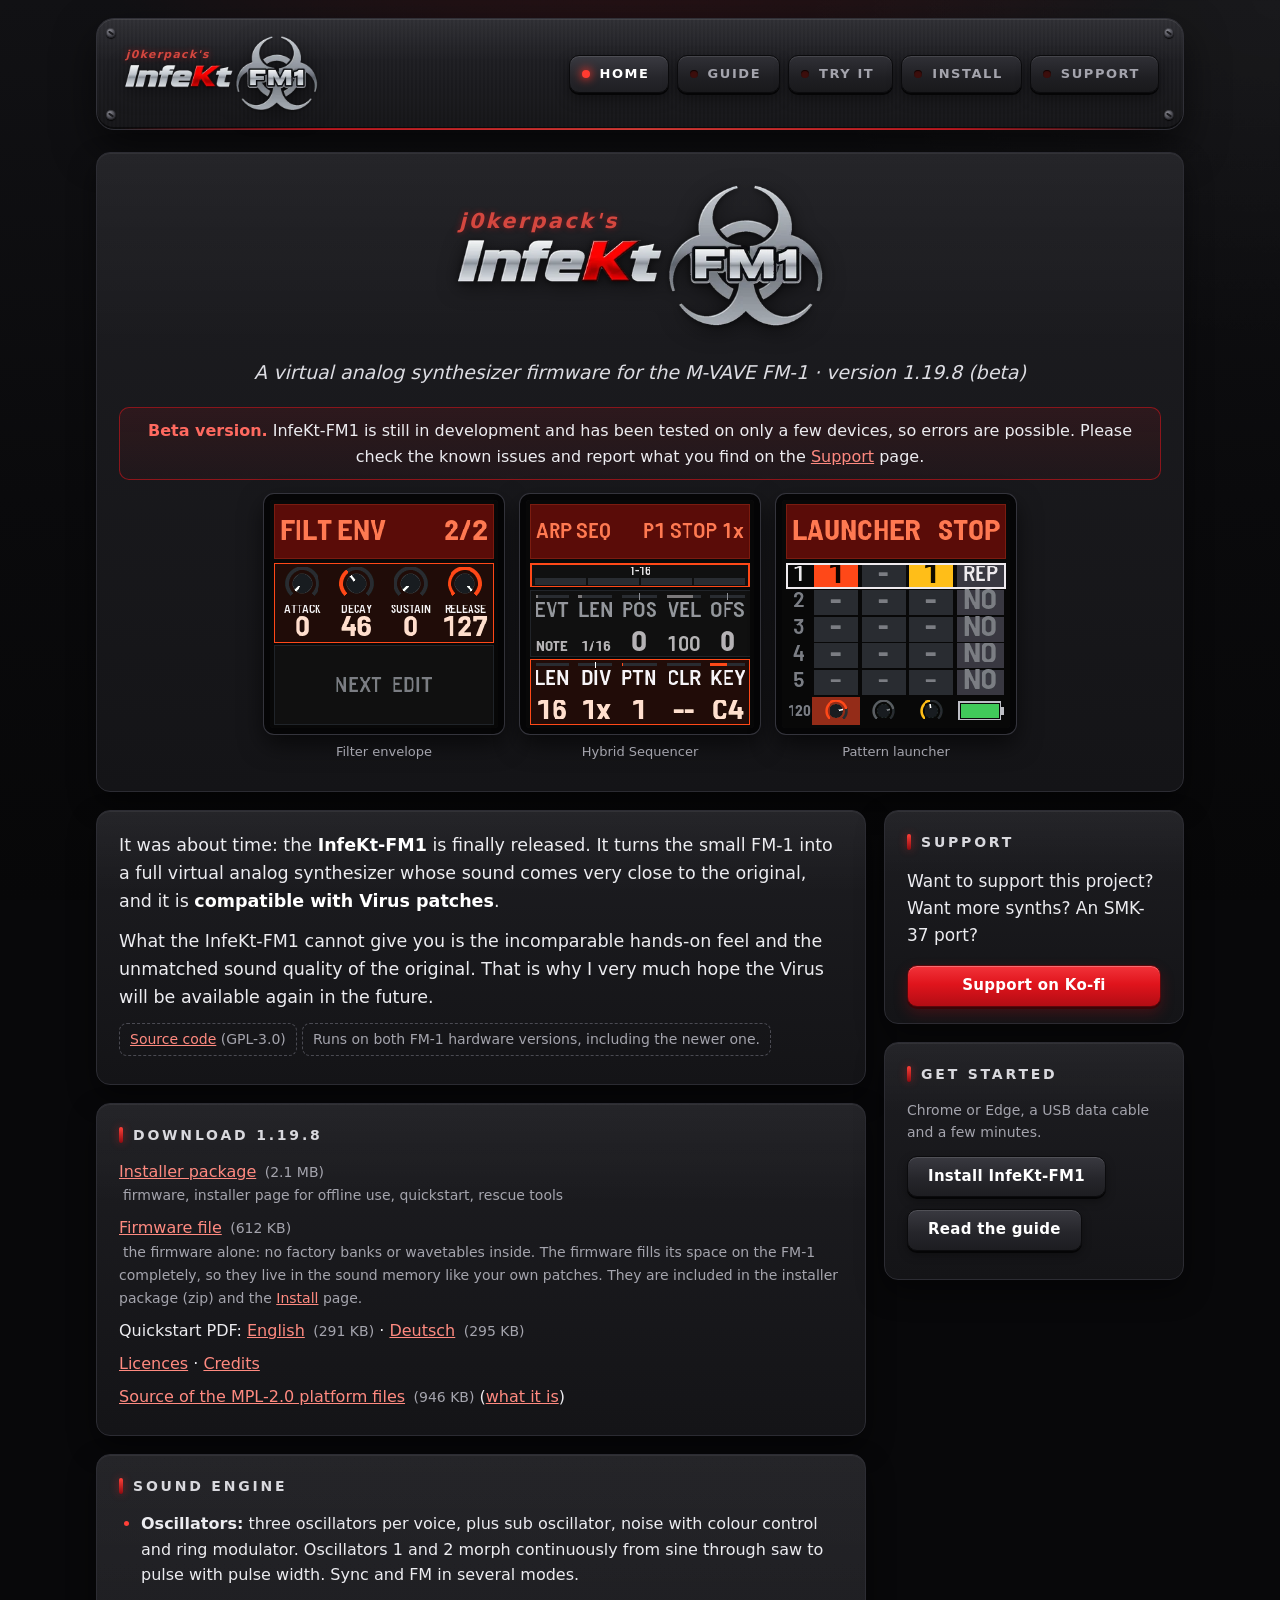
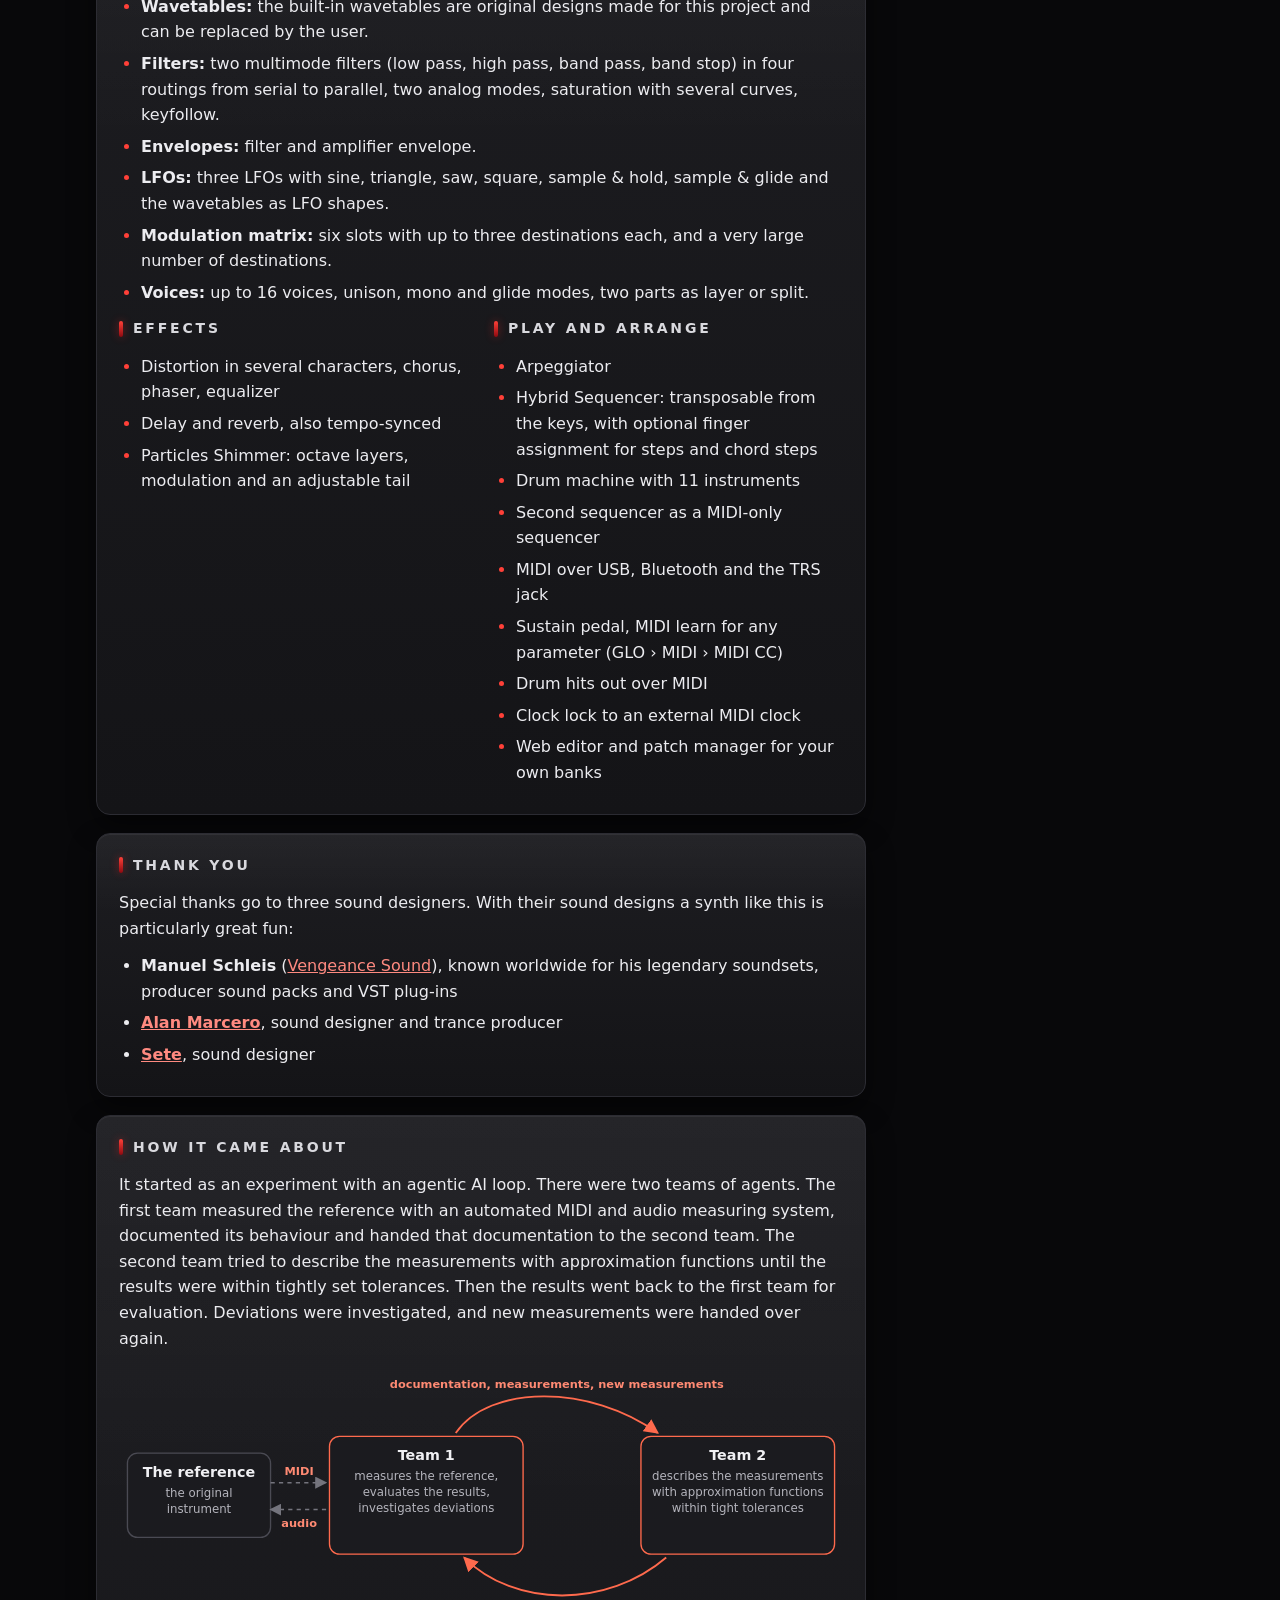
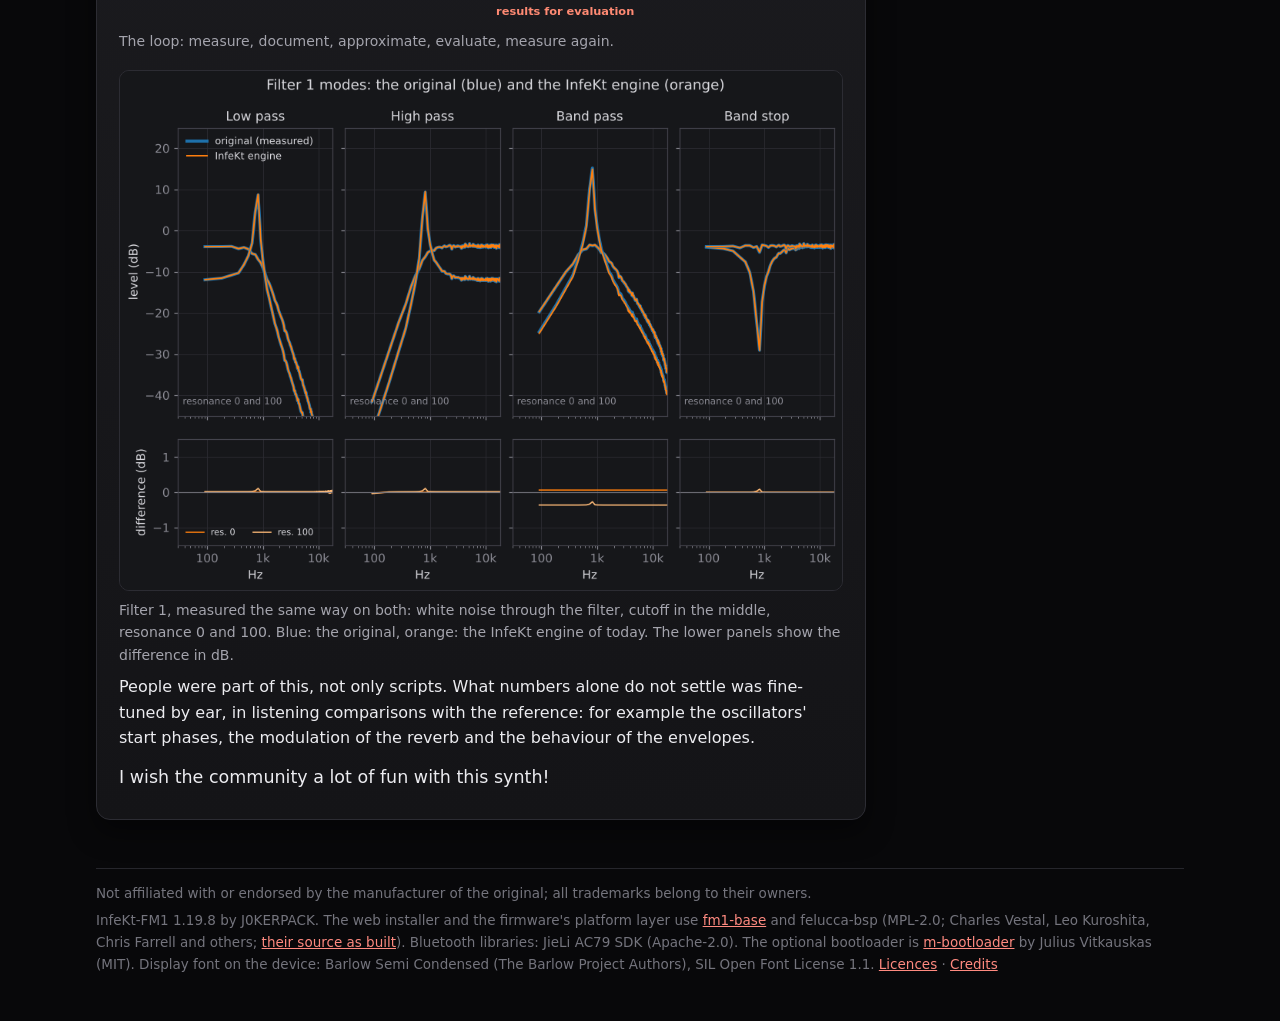
<file: index.html>
<!doctype html>
<html lang="en">
<head>
<meta charset="utf-8">
<meta name="viewport" content="width=device-width, initial-scale=1">
<title>InfeKt-FM1</title>
<meta name="description" content="InfeKt-FM1: a virtual analog synthesizer firmware for the M-VAVE FM-1.">
<meta name="theme-color" content="#111114">
<link rel="icon" href="img/icon.svg" type="image/svg+xml">
<link rel="stylesheet" href="assets/site.css">
</head>
<body>
<svg width="0" height="0" style="position:absolute" aria-hidden="true" focusable="false"><defs>
<linearGradient id="bh-g" x1="0" y1="0" x2="0" y2="1"><stop offset="0" stop-color="#f6f6f9"/><stop offset=".45" stop-color="#b0b0b9"/><stop offset=".56" stop-color="#85858f"/><stop offset="1" stop-color="#dcdce3"/></linearGradient>
<clipPath id="bh-c"><circle cx="0" cy="-15" r="9.5"/><circle cx="12.99" cy="7.5" r="9.5"/><circle cx="-12.99" cy="7.5" r="9.5"/></clipPath>
<mask id="bh-m" maskUnits="userSpaceOnUse" x="-32" y="-32" width="64" height="64">
<g fill="#fff"><circle cx="0" cy="-11" r="15"/><circle cx="9.526" cy="5.5" r="15"/><circle cx="-9.526" cy="5.5" r="15"/></g>
<g fill="#000"><circle cx="0" cy="-15" r="10.5"/><circle cx="12.99" cy="7.5" r="10.5"/><circle cx="-12.99" cy="7.5" r="10.5"/><circle r="3"/>
<rect x="-.5" y="-6" width="1" height="6"/><rect x="-.5" y="-6" width="1" height="6" transform="rotate(120)"/><rect x="-.5" y="-6" width="1" height="6" transform="rotate(240)"/></g></mask>
<mask id="bh-r" maskUnits="userSpaceOnUse" x="-32" y="-32" width="64" height="64">
<circle r="12.5" fill="none" stroke="#fff" stroke-width="3"/>
<g fill="#000"><circle cx="0" cy="-11" r="16"/><circle cx="9.526" cy="5.5" r="16"/><circle cx="-9.526" cy="5.5" r="16"/></g>
<circle r="12.5" fill="none" stroke="#fff" stroke-width="3" clip-path="url(#bh-c)"/></mask>
<symbol id="bio" viewBox="-30 -30 60 60"><rect x="-32" y="-32" width="64" height="64" fill="url(#bh-g)" mask="url(#bh-m)"/>
<rect x="-32" y="-32" width="64" height="64" fill="url(#bh-g)" mask="url(#bh-r)"/></symbol>
</defs></svg>
<div class="wrap">
<header class="rack">
<span class="screw tl" aria-hidden="true"></span><span class="screw tr" aria-hidden="true"></span>
<span class="screw bl" aria-hidden="true"></span><span class="screw br" aria-hidden="true"></span>
<a class="logo" href="index.html" aria-label="j0kerpack's InfeKt-FM1, home"><img src="img/logo.webp" width="560" height="230" alt=""><span class="by" aria-hidden="true">j0kerpack's</span></a>
<nav class="topnav" aria-label="Site"><a class="tab" href="index.html" aria-current="page">Home</a><a class="tab" href="guide.html">Guide</a><a class="tab" href="try.html">Try it</a><a class="tab" href="install.html">Install</a><a class="tab" href="support.html">Support</a></nav>
</header>
<main>

<section class="panel hero">
<h1 class="sr">InfeKt-FM1</h1>
<a class="logo" href="index.html" aria-label="j0kerpack's InfeKt-FM1, home"><img src="img/logo.webp" width="560" height="230" alt=""><span class="by" aria-hidden="true">j0kerpack's</span></a>
<p class="tagline">A virtual analog synthesizer firmware for the M-VAVE FM-1 · version 1.19.8 (beta)</p>
<p class="note"><strong>Beta version.</strong> InfeKt-FM1 is still in development and has been tested on only a few devices, so errors are possible. Please check the known issues and report what you find on the <a href="support.html">Support</a> page.</p>
<div class="screens">
<figure><img src="img/screen-filter-env.png" width="240" height="240" alt="The FM-1's display showing the filter envelope page: attack, decay, sustain and release on four knobs"><figcaption>Filter envelope</figcaption></figure>
<figure><img src="img/screen-sequencer.png" width="240" height="240" alt="The FM-1’s display showing the Hybrid Sequencer page: a step’s event, length, position, velocity and offset above the pattern’s length, speed, number, clear and base note"><figcaption>Hybrid Sequencer</figcaption></figure>
<figure><img src="img/screen-launcher.png" width="240" height="240" alt="The FM-1's display showing the pattern launcher"><figcaption>Pattern launcher</figcaption></figure>
</div>
</section>
<div class="layout">
<div class="col">


<section class="panel">
<p class="lead">It was about time: the <strong>InfeKt-FM1</strong> is finally released. It turns the small FM-1 into a full virtual analog synthesizer whose sound comes very close to the original, and it is <strong>compatible with Virus patches</strong>.</p>
<p class="lead">What the InfeKt-FM1 cannot give you is the incomparable hands-on feel and the unmatched sound quality of the original. That is why I very much hope the Virus will be available again in the future.</p>
<p class="soon"><a href="https://github.com/j0kerpack/InfeKt-FM1/tree/main/firmware">Source code</a> (GPL-3.0)</p>
<p class="soon">Runs on both FM-1 hardware versions, including the newer one.</p>
</section>

<section class="panel downloads" id="download">
<h2>Download 1.19.8</h2>
<ul class="dl">
<li><a href="downloads/infekt-fm1_installer_1.19.8.zip">Installer package</a><span class="small"> (2.1 MB)</span><br><span class="small">firmware, installer page for offline use, quickstart, rescue tools</span></li>
<li><a href="downloads/infekt-fm1-1.19.8-multi-ble.fwsc">Firmware file</a><span class="small"> (612 KB)</span><br><span class="small">the firmware alone: no factory banks or wavetables inside. The firmware fills its space on the FM-1 completely, so they live in the sound memory like your own patches. They are included in the installer package (zip) and the <a href="install.html">Install</a> page.</span></li>
<li>Quickstart PDF: <a href="downloads/InfeKt-FM1_Quickstart_EN.pdf">English</a><span class="small"> (291 KB)</span> · <a href="downloads/InfeKt-FM1_Quickstart_DE.pdf">Deutsch</a><span class="small"> (295 KB)</span></li>
<li><a href="downloads/LICENSES/README.txt">Licences</a> · <a href="downloads/CREDITS.txt">Credits</a></li>
<li><a href="downloads/infekt-fm1-1.19.8-fm1-base-src.tar.gz">Source of the MPL-2.0 platform files</a><span class="small"> (946 KB)</span> (<a href="downloads/SOURCE.txt">what it is</a>)</li>
</ul>
</section>

<section class="panel feat">
<h2>Sound engine</h2>
<ul>
<li><strong>Oscillators:</strong> three oscillators per voice, plus sub oscillator, noise with colour control and ring modulator. Oscillators 1 and 2 morph continuously from sine through saw to pulse with pulse width. Sync and FM in several modes.</li>
<li><strong>Wavetables:</strong> the built-in wavetables are original designs made for this project and can be replaced by the user.</li>
<li><strong>Filters:</strong> two multimode filters (low pass, high pass, band pass, band stop) in four routings from serial to parallel, two analog modes, saturation with several curves, keyfollow.</li>
<li><strong>Envelopes:</strong> filter and amplifier envelope.</li>
<li><strong>LFOs:</strong> three LFOs with sine, triangle, saw, square, sample &amp; hold, sample &amp; glide and the wavetables as LFO shapes.</li>
<li><strong>Modulation matrix:</strong> six slots with up to three destinations each, and a very large number of destinations.</li>
<li><strong>Voices:</strong> up to 16 voices, unison, mono and glide modes, two parts as layer or split.</li>
</ul>
<div class="cols2">
<div>
<h2>Effects</h2>
<ul>
<li>Distortion in several characters, chorus, phaser, equalizer</li>
<li>Delay and reverb, also tempo-synced</li>
<li>Particles Shimmer: octave layers, modulation and an adjustable tail</li>
</ul>
</div>
<div>
<h2>Play and arrange</h2>
<ul>
<li>Arpeggiator</li>
<li>Hybrid Sequencer: transposable from the keys, with optional finger assignment for steps and chord steps</li>
<li>Drum machine with 11 instruments</li>
<li>Second sequencer as a MIDI-only sequencer</li>
<li>MIDI over USB, Bluetooth and the TRS jack</li>
<li>Sustain pedal, MIDI learn for any parameter (GLO › MIDI › MIDI CC)</li>
<li>Drum hits out over MIDI</li>
<li>Clock lock to an external MIDI clock</li>
<li>Web editor and patch manager for your own banks</li>
</ul>
</div>
</div>
</section>

<section class="panel">
<h2>Thank you</h2>
<p>Special thanks go to three sound designers. With their sound designs a synth like this is particularly great fun:</p>
<ul>
<li><strong>Manuel Schleis</strong> (<a href="https://www.vengeance-sound.com/" rel="noopener">Vengeance Sound</a>), known worldwide for his legendary soundsets, producer sound packs and VST plug-ins</li>
<li><strong><a href="https://alanmarcero.com/" rel="noopener">Alan Marcero</a></strong>, sound designer and trance producer</li>
<li><strong><a href="https://www.ownsound.space/setednb" rel="noopener">Sete</a></strong>, sound designer</li>
</ul>
</section>

<section class="panel">
<h2>How it came about</h2>
<p>It started as an experiment with an agentic AI loop. There were two teams of agents. The first team measured the reference with an automated MIDI and audio measuring system, documented its behaviour and handed that documentation to the second team. The second team tried to describe the measurements with approximation functions until the results were within tightly set tolerances. Then the results went back to the first team for evaluation. Deviations were investigated, and new measurements were handed over again.</p>
<figure class="fig">
<svg class="loop wide" viewBox="0 0 860 300" role="img" aria-labelledby="lw-t"><title id="lw-t">The development loop: team 1 measures the reference and documents it, team 2 approximates the measurements within tolerances, the results go back to team 1 for evaluation, deviations lead to new measurements.</title><style>.lt{font:700 17px system-ui,sans-serif;fill:#f0f0f3}.ls{font:400 14px system-ui,sans-serif;fill:#b4b4bc}.la{font:600 13.5px system-ui,sans-serif;fill:#ff8a73}.ar{stroke:#ff6a4d;stroke-width:2.2;fill:none}.ad{stroke:#74747d;stroke-width:1.8;fill:none;stroke-dasharray:5 5}</style><defs><marker id="ahw" viewBox="0 0 10 10" refX="9" refY="5" markerWidth="8" markerHeight="8" orient="auto-start-reverse"><path d="M0 0L10 5L0 10z" fill="#ff6a4d"/></marker><marker id="agw" viewBox="0 0 10 10" refX="9" refY="5" markerWidth="8" markerHeight="8" orient="auto-start-reverse"><path d="M0 0L10 5L0 10z" fill="#74747d"/></marker></defs><rect x="10" y="100" width="170" height="100" rx="12" fill="#1b1b1f" stroke="#4a4a53" stroke-width="1.6"/><text x="95.0" y="128" text-anchor="middle" class="lt">The reference</text><text x="95.0" y="152" text-anchor="middle" class="ls">the original</text><text x="95.0" y="171" text-anchor="middle" class="ls">instrument</text><rect x="250" y="80" width="230" height="140" rx="12" fill="#1b1b1f" stroke="#ff6a4d" stroke-width="1.6"/><text x="365.0" y="108" text-anchor="middle" class="lt">Team 1</text><text x="365.0" y="132" text-anchor="middle" class="ls">measures the reference,</text><text x="365.0" y="151" text-anchor="middle" class="ls">evaluates the results,</text><text x="365.0" y="170" text-anchor="middle" class="ls">investigates deviations</text><rect x="620" y="80" width="230" height="140" rx="12" fill="#1b1b1f" stroke="#ff6a4d" stroke-width="1.6"/><text x="735.0" y="108" text-anchor="middle" class="lt">Team 2</text><text x="735.0" y="132" text-anchor="middle" class="ls">describes the measurements</text><text x="735.0" y="151" text-anchor="middle" class="ls">with approximation functions</text><text x="735.0" y="170" text-anchor="middle" class="ls">within tight tolerances</text><path class="ad" d="M180 135H246" marker-end="url(#agw)"/><path class="ad" d="M246 167H180" marker-end="url(#agw)"/><text x="214" y="126" text-anchor="middle" class="la">MIDI</text><text x="214" y="188" text-anchor="middle" class="la">audio</text><path class="ar" d="M400 76C440 18 560 18 640 76" marker-end="url(#ahw)"/><text x="520" y="22" text-anchor="middle" class="la">documentation, measurements, new measurements</text><path class="ar" d="M650 224C580 284 470 284 410 224" marker-end="url(#ahw)"/><text x="530" y="292" text-anchor="middle" class="la">results for evaluation</text></svg>
<svg class="loop tall" viewBox="0 0 360 540" role="img" aria-labelledby="lt-t"><title id="lt-t">The development loop: team 1 measures the reference and documents it, team 2 approximates the measurements within tolerances, the results go back to team 1 for evaluation, deviations lead to new measurements.</title><style>.lt{font:700 17px system-ui,sans-serif;fill:#f0f0f3}.ls{font:400 14px system-ui,sans-serif;fill:#b4b4bc}.la{font:600 13.5px system-ui,sans-serif;fill:#ff8a73}.ar{stroke:#ff6a4d;stroke-width:2.2;fill:none}.ad{stroke:#74747d;stroke-width:1.8;fill:none;stroke-dasharray:5 5}</style><defs><marker id="ah" viewBox="0 0 10 10" refX="9" refY="5" markerWidth="8" markerHeight="8" orient="auto-start-reverse"><path d="M0 0L10 5L0 10z" fill="#ff6a4d"/></marker><marker id="ag" viewBox="0 0 10 10" refX="9" refY="5" markerWidth="8" markerHeight="8" orient="auto-start-reverse"><path d="M0 0L10 5L0 10z" fill="#74747d"/></marker></defs><rect x="80" y="6" width="200" height="80" rx="12" fill="#1b1b1f" stroke="#4a4a53" stroke-width="1.6"/><text x="180.0" y="34" text-anchor="middle" class="lt">The reference</text><text x="180.0" y="58" text-anchor="middle" class="ls">the original instrument</text><path class="ad" d="M160 88V138" marker-end="url(#ag)"/><path class="ad" d="M200 138V88" marker-end="url(#ag)"/><text x="150" y="118" text-anchor="end" class="la">MIDI</text><text x="210" y="118" text-anchor="start" class="la">audio</text><rect x="60" y="142" width="240" height="128" rx="12" fill="#1b1b1f" stroke="#ff6a4d" stroke-width="1.6"/><text x="180.0" y="170" text-anchor="middle" class="lt">Team 1</text><text x="180.0" y="194" text-anchor="middle" class="ls">measures the reference,</text><text x="180.0" y="213" text-anchor="middle" class="ls">evaluates the results,</text><text x="180.0" y="232" text-anchor="middle" class="ls">investigates deviations</text><rect x="60" y="400" width="240" height="128" rx="12" fill="#1b1b1f" stroke="#ff6a4d" stroke-width="1.6"/><text x="180.0" y="428" text-anchor="middle" class="lt">Team 2</text><text x="180.0" y="452" text-anchor="middle" class="ls">describes the measurements</text><text x="180.0" y="471" text-anchor="middle" class="ls">with approximation functions</text><text x="180.0" y="490" text-anchor="middle" class="ls">within tight tolerances</text><path class="ar" d="M120 274V396" marker-end="url(#ah)"/><path class="ar" d="M240 396V274" marker-end="url(#ah)"/><text x="112" y="318" text-anchor="end" class="la">documen-</text><text x="112" y="336" text-anchor="end" class="la">tation, new</text><text x="112" y="354" text-anchor="end" class="la">measurements</text><text x="248" y="318" text-anchor="start" class="la">results</text><text x="248" y="336" text-anchor="start" class="la">for evalu-</text><text x="248" y="354" text-anchor="start" class="la">ation</text></svg>
<figcaption>The loop: measure, document, approximate, evaluate, measure again.</figcaption>
</figure>
<figure class="fig">
<a href="img/filter-modes.png"><img class="plot" src="img/filter-modes.png" width="1031" height="741" alt="Frequency responses of filter 1 in its four digital modes, low pass, high pass, band pass and band stop, at resonance 0 and 100: the measured curves of the original in blue and the InfeKt engine in orange lie on top of each other; the difference panels below stay within about half a decibel."></a>
<figcaption>Filter 1, measured the same way on both: white noise through the filter, cutoff in the middle, resonance 0 and 100. Blue: the original, orange: the InfeKt engine of today. The lower panels show the difference in dB.</figcaption>
</figure>
<p>People were part of this, not only scripts. What numbers alone do not settle was fine-tuned by ear, in listening comparisons with the reference: for example the oscillators' start phases, the modulation of the reverb and the behaviour of the envelopes.</p>
<p class="lead">I wish the community a lot of fun with this synth!</p>
</section>
</div>

<aside class="side">
<section class="panel support">
<h2>Support</h2>
<p>Want to support this project? Want more synths? An SMK-37 port?</p>
<a class="btn" href="https://ko-fi.com/j0kerpack" rel="noopener">Support on Ko-fi</a>
</section>
<section class="panel">
<h2>Get started</h2>
<p class="small">Chrome or Edge, a USB data cable and a few minutes.</p>
<p><a class="btn plain" href="install.html">Install InfeKt-FM1</a></p>
<p><a class="btn plain" href="guide.html">Read the guide</a></p>
</section>
</aside>
</div>

</main>
<footer class="site">
<p>Not affiliated with or endorsed by the manufacturer of the original; all trademarks belong to their owners.</p>
<p>InfeKt-FM1 1.19.8 by J0KERPACK. The web installer and the firmware's platform layer use
<a href="https://github.com/charlesvestal/fm1-base">fm1-base</a> and felucca-bsp (MPL-2.0; Charles Vestal, Leo Kuroshita, Chris Farrell and others;
<a href="downloads/infekt-fm1-1.19.8-fm1-base-src.tar.gz">their source as built</a>). Bluetooth libraries: JieLi AC79 SDK (Apache-2.0).
The optional bootloader is <a href="https://github.com/jvitkauskas/m-bootloader">m-bootloader</a> by Julius Vitkauskas (MIT).
Display font on the device: Barlow Semi Condensed (The Barlow Project Authors), SIL Open Font License 1.1.
<a href="downloads/LICENSES/README.txt">Licences</a> · <a href="downloads/CREDITS.txt">Credits</a></p>
</footer>
</div>
</body>
</html>
</file>
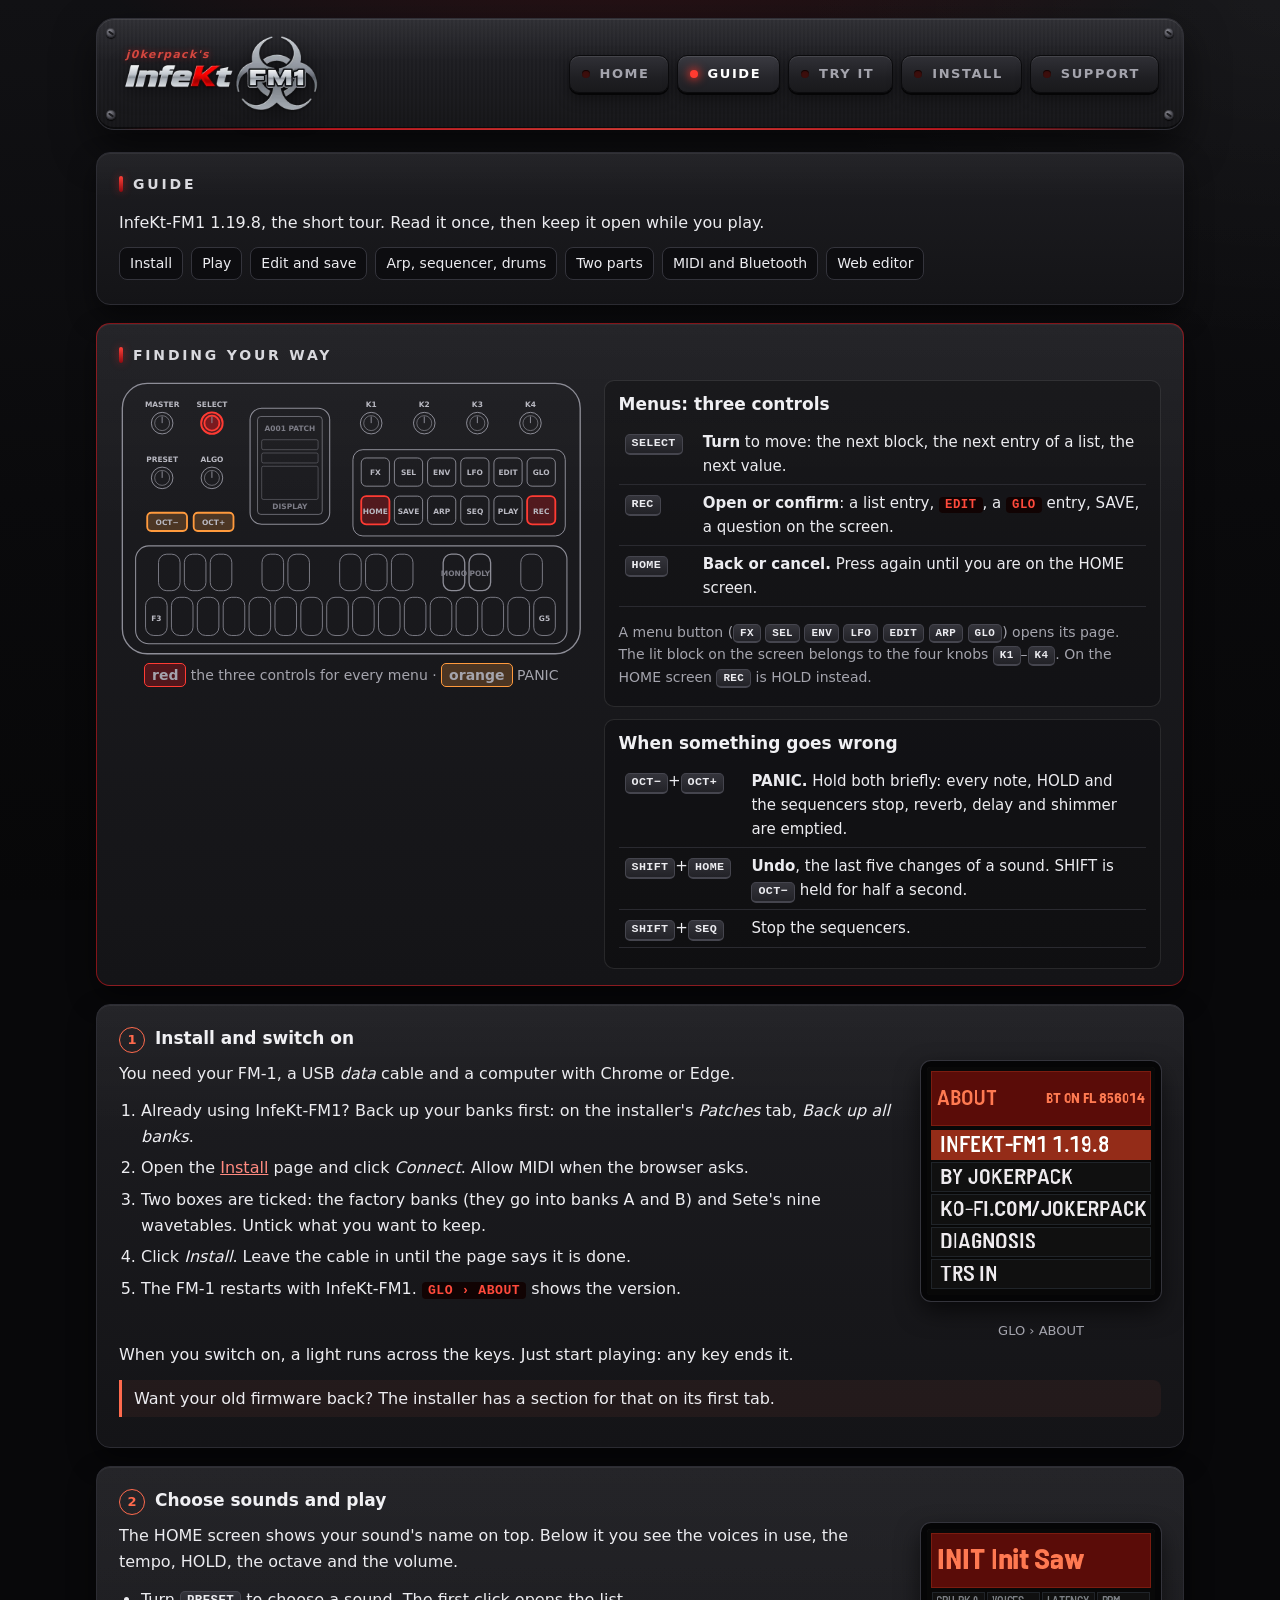
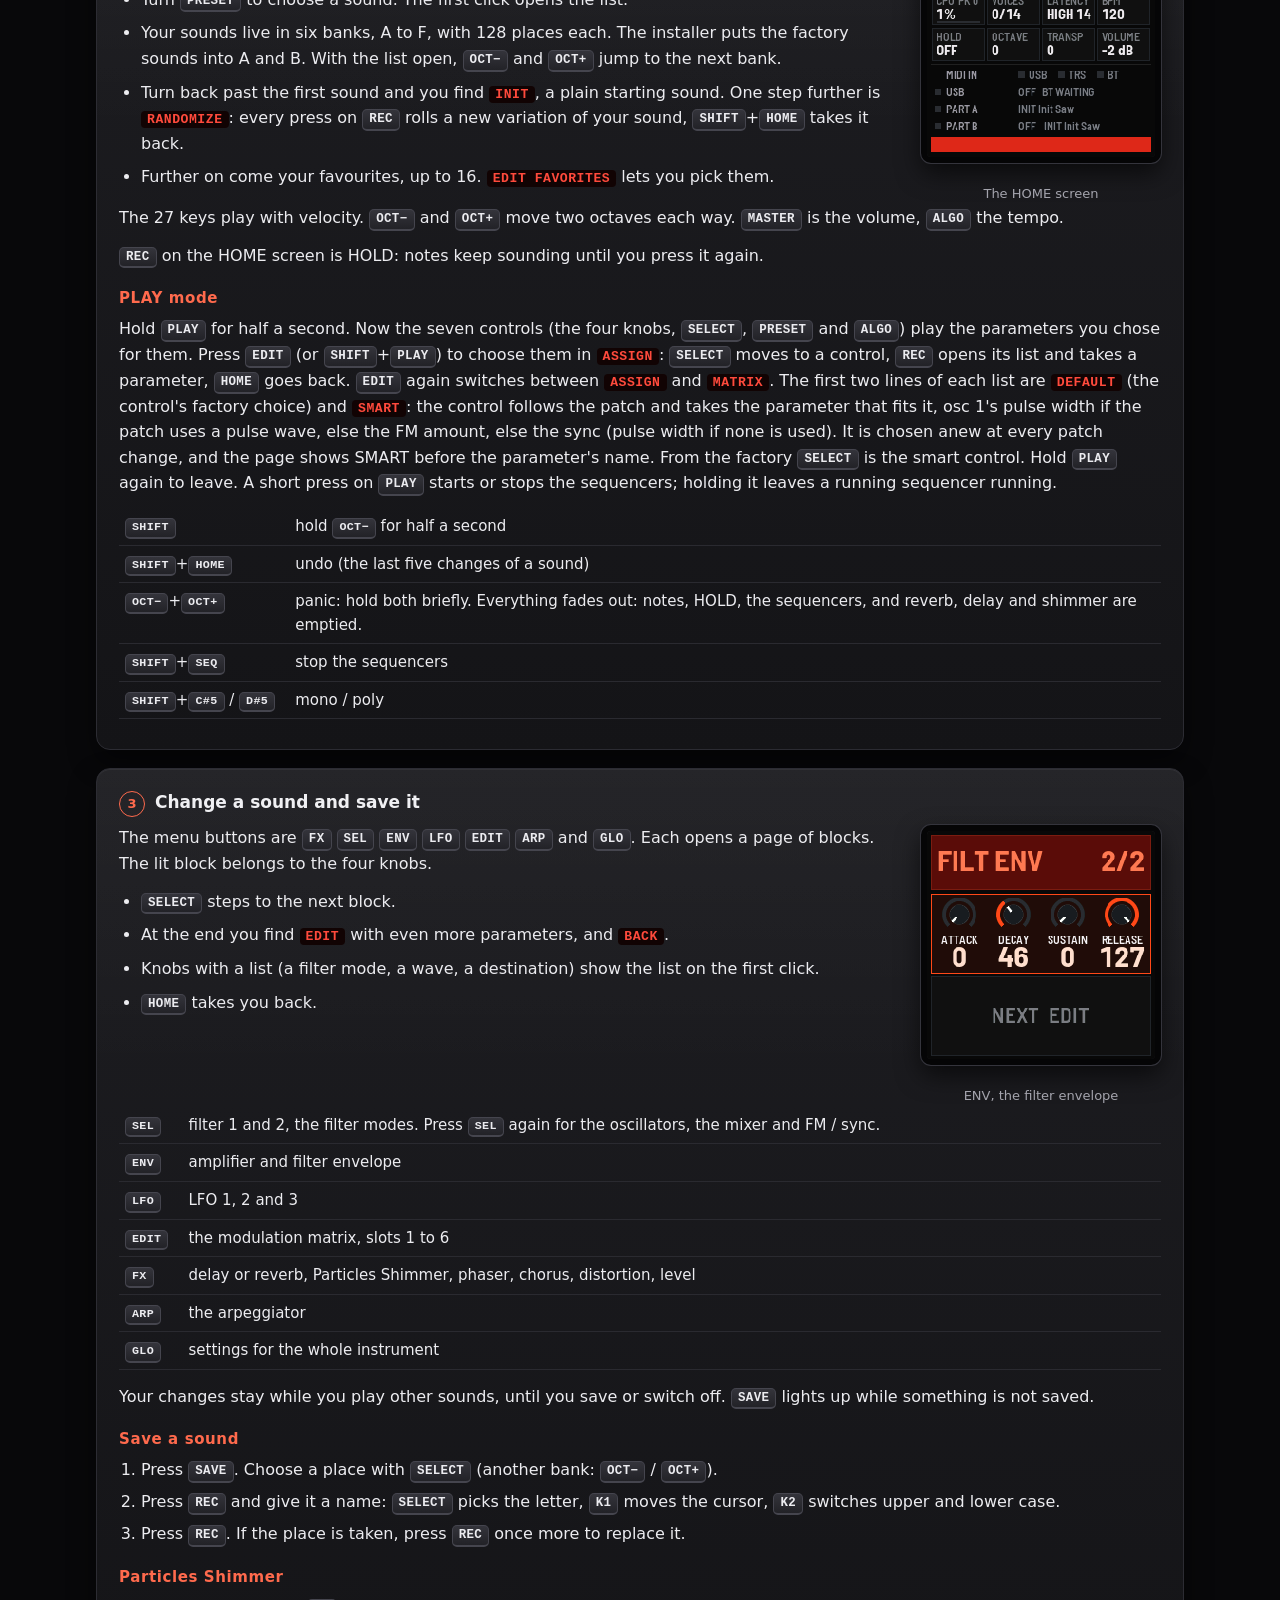
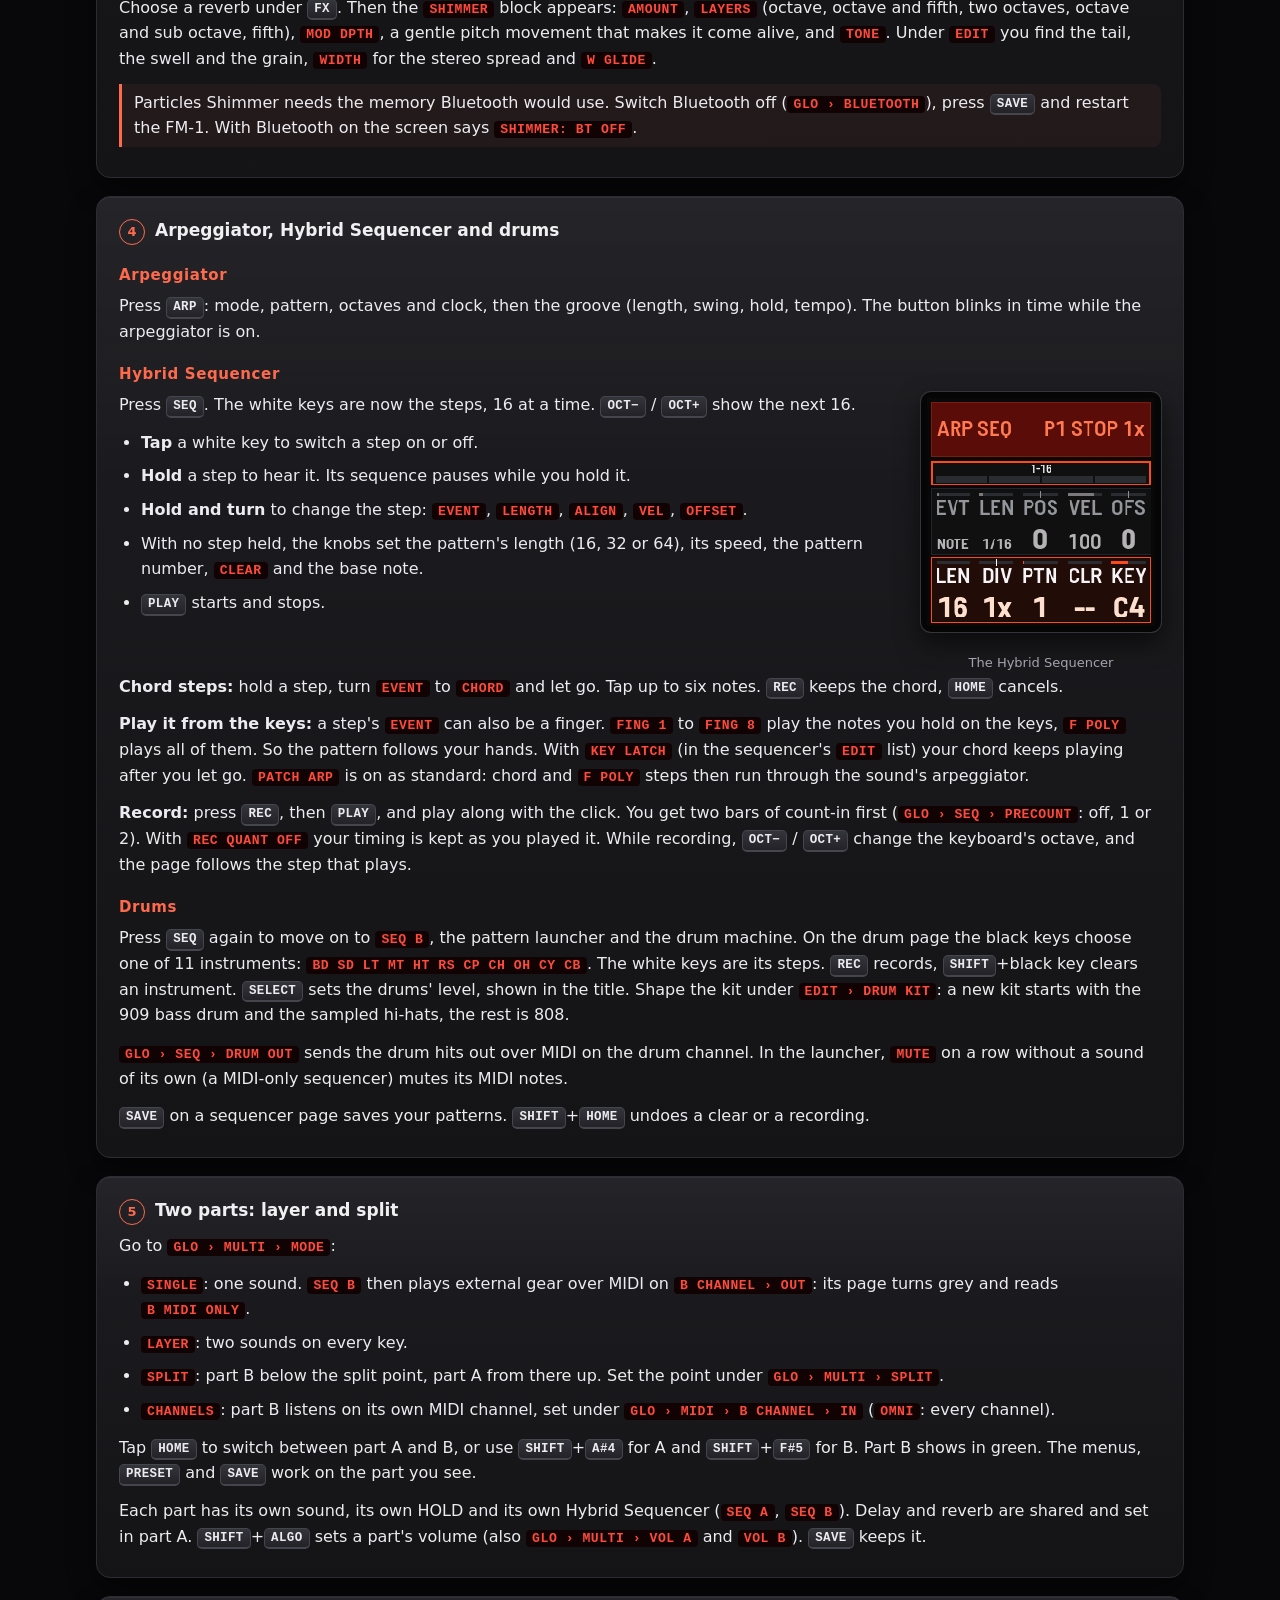
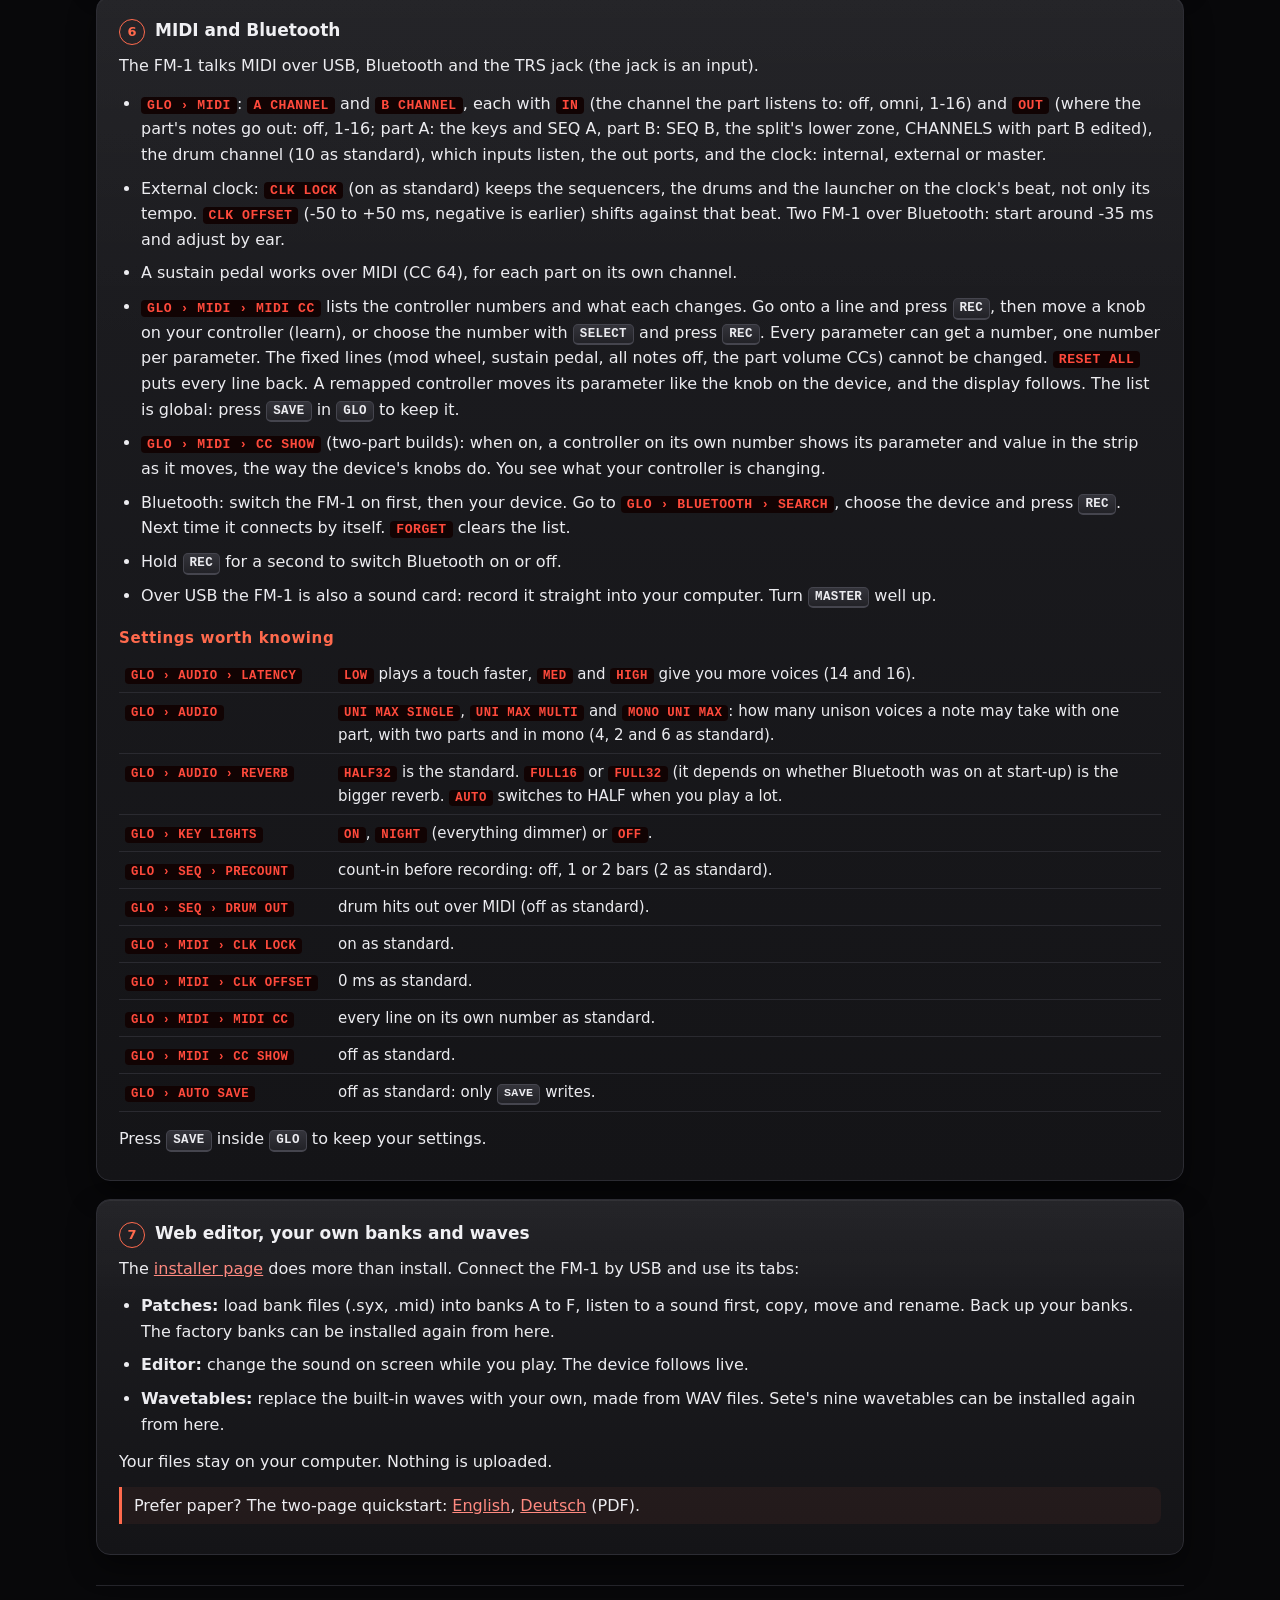
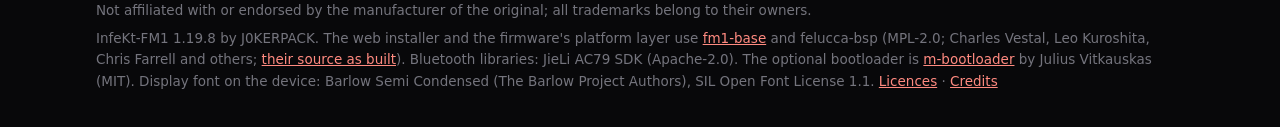
<file: guide.html>
<!doctype html>
<html lang="en">
<head>
<meta charset="utf-8">
<meta name="viewport" content="width=device-width, initial-scale=1">
<title>InfeKt-FM1 Guide</title>
<meta name="description" content="How to play InfeKt-FM1 on the M-VAVE FM-1: sounds, editing, sequencer, drums, two parts, MIDI.">
<meta name="theme-color" content="#111114">
<link rel="icon" href="img/icon.svg" type="image/svg+xml">
<link rel="stylesheet" href="assets/site.css">
</head>
<body>
<svg width="0" height="0" style="position:absolute" aria-hidden="true" focusable="false"><defs>
<linearGradient id="bh-g" x1="0" y1="0" x2="0" y2="1"><stop offset="0" stop-color="#f6f6f9"/><stop offset=".45" stop-color="#b0b0b9"/><stop offset=".56" stop-color="#85858f"/><stop offset="1" stop-color="#dcdce3"/></linearGradient>
<clipPath id="bh-c"><circle cx="0" cy="-15" r="9.5"/><circle cx="12.99" cy="7.5" r="9.5"/><circle cx="-12.99" cy="7.5" r="9.5"/></clipPath>
<mask id="bh-m" maskUnits="userSpaceOnUse" x="-32" y="-32" width="64" height="64">
<g fill="#fff"><circle cx="0" cy="-11" r="15"/><circle cx="9.526" cy="5.5" r="15"/><circle cx="-9.526" cy="5.5" r="15"/></g>
<g fill="#000"><circle cx="0" cy="-15" r="10.5"/><circle cx="12.99" cy="7.5" r="10.5"/><circle cx="-12.99" cy="7.5" r="10.5"/><circle r="3"/>
<rect x="-.5" y="-6" width="1" height="6"/><rect x="-.5" y="-6" width="1" height="6" transform="rotate(120)"/><rect x="-.5" y="-6" width="1" height="6" transform="rotate(240)"/></g></mask>
<mask id="bh-r" maskUnits="userSpaceOnUse" x="-32" y="-32" width="64" height="64">
<circle r="12.5" fill="none" stroke="#fff" stroke-width="3"/>
<g fill="#000"><circle cx="0" cy="-11" r="16"/><circle cx="9.526" cy="5.5" r="16"/><circle cx="-9.526" cy="5.5" r="16"/></g>
<circle r="12.5" fill="none" stroke="#fff" stroke-width="3" clip-path="url(#bh-c)"/></mask>
<symbol id="bio" viewBox="-30 -30 60 60"><rect x="-32" y="-32" width="64" height="64" fill="url(#bh-g)" mask="url(#bh-m)"/>
<rect x="-32" y="-32" width="64" height="64" fill="url(#bh-g)" mask="url(#bh-r)"/></symbol>
</defs></svg>
<div class="wrap">
<header class="rack">
<span class="screw tl" aria-hidden="true"></span><span class="screw tr" aria-hidden="true"></span>
<span class="screw bl" aria-hidden="true"></span><span class="screw br" aria-hidden="true"></span>
<a class="logo" href="index.html" aria-label="j0kerpack's InfeKt-FM1, home"><img src="img/logo.webp" width="560" height="230" alt=""><span class="by" aria-hidden="true">j0kerpack's</span></a>
<nav class="topnav" aria-label="Site"><a class="tab" href="index.html">Home</a><a class="tab" href="guide.html" aria-current="page">Guide</a><a class="tab" href="try.html">Try it</a><a class="tab" href="install.html">Install</a><a class="tab" href="support.html">Support</a></nav>
</header>
<main>

<div class="guide">
<section class="panel"><h2>Guide</h2>
<p>InfeKt-FM1 1.19.8, the short tour. Read it once, then keep it open while you play.</p>
<ul class="toc"><li><a href="#install">Install</a></li><li><a href="#play">Play</a></li><li><a href="#edit">Edit and save</a></li><li><a href="#seq">Arp, sequencer, drums</a></li><li><a href="#parts">Two parts</a></li><li><a href="#midi">MIDI and Bluetooth</a></li><li><a href="#web">Web editor</a></li></ul></section>

<section class="panel nav" id="navigate"><h2>Finding your way</h2>
<div class="navgrid">
<div class="navpic"><svg class="fmpanel" role="img" aria-label="The FM-1's panel: SELECT, HOME and REC highlighted for the menus, OCT− and OCT+ for PANIC" viewBox="0 0 560 334" width="100%"><rect x="4" y="4" width="552" height="326" rx="30" stroke="#1a1a1a" fill="none" stroke-width="1.6"/><circle cx="52" cy="52" r="13" stroke="#1a1a1a" fill="none" stroke-width="1.2"/><circle cx="52" cy="52" r="9" stroke="#1a1a1a" fill="none" stroke-width="0.8"/><line x1="52" y1="52" x2="52" y2="44" stroke="#1a1a1a" stroke-width="1.2"/><text x="52" y="33" class="lb" text-anchor="middle">MASTER</text><circle cx="112" cy="52" r="13" class="hl" stroke-width="1.2"/><circle cx="112" cy="52" r="9" class="hl" stroke-width="0.8"/><line x1="112" y1="52" x2="112" y2="44" stroke="#1a1a1a" stroke-width="1.2"/><text x="112" y="33" class="lb" text-anchor="middle">SELECT</text><circle cx="52" cy="118" r="13" stroke="#1a1a1a" fill="none" stroke-width="1.2"/><circle cx="52" cy="118" r="9" stroke="#1a1a1a" fill="none" stroke-width="0.8"/><line x1="52" y1="118" x2="52" y2="110" stroke="#1a1a1a" stroke-width="1.2"/><text x="52" y="99" class="lb" text-anchor="middle">PRESET</text><circle cx="112" cy="118" r="13" stroke="#1a1a1a" fill="none" stroke-width="1.2"/><circle cx="112" cy="118" r="9" stroke="#1a1a1a" fill="none" stroke-width="0.8"/><line x1="112" y1="118" x2="112" y2="110" stroke="#1a1a1a" stroke-width="1.2"/><text x="112" y="99" class="lb" text-anchor="middle">ALGO</text><rect x="34" y="160" width="48" height="22" rx="5" class="hl2" stroke-width="1.1"/><text x="58" y="175" class="lb" text-anchor="middle">OCT−</text><rect x="90" y="160" width="48" height="22" rx="5" class="hl2" stroke-width="1.1"/><text x="114" y="175" class="lb" text-anchor="middle">OCT+</text><rect x="158" y="34" width="96" height="140" rx="14" stroke="#1a1a1a" fill="none" stroke-width="1.3"/><rect x="167" y="44" width="78" height="118" rx="4" stroke="#1a1a1a" fill="none" stroke-width="0.8"/><text x="206" y="62" class="sc" text-anchor="middle">A001 PATCH</text><rect x="172" y="72" width="68" height="12" rx="2" stroke="#1a1a1a" fill="none" stroke-width="0.5"/><rect x="172" y="88" width="68" height="12" rx="2" stroke="#1a1a1a" fill="none" stroke-width="0.5"/><rect x="172" y="104" width="68" height="40" rx="2" stroke="#1a1a1a" fill="none" stroke-width="0.5"/><text x="206" y="156" class="sc" text-anchor="middle">DISPLAY</text><circle cx="304" cy="52" r="13" stroke="#1a1a1a" fill="none" stroke-width="1.2"/><circle cx="304" cy="52" r="9" stroke="#1a1a1a" fill="none" stroke-width="0.8"/><line x1="304" y1="52" x2="304" y2="44" stroke="#1a1a1a" stroke-width="1.2"/><text x="304" y="33" class="lb" text-anchor="middle">K1</text><circle cx="368" cy="52" r="13" stroke="#1a1a1a" fill="none" stroke-width="1.2"/><circle cx="368" cy="52" r="9" stroke="#1a1a1a" fill="none" stroke-width="0.8"/><line x1="368" y1="52" x2="368" y2="44" stroke="#1a1a1a" stroke-width="1.2"/><text x="368" y="33" class="lb" text-anchor="middle">K2</text><circle cx="432" cy="52" r="13" stroke="#1a1a1a" fill="none" stroke-width="1.2"/><circle cx="432" cy="52" r="9" stroke="#1a1a1a" fill="none" stroke-width="0.8"/><line x1="432" y1="52" x2="432" y2="44" stroke="#1a1a1a" stroke-width="1.2"/><text x="432" y="33" class="lb" text-anchor="middle">K3</text><circle cx="496" cy="52" r="13" stroke="#1a1a1a" fill="none" stroke-width="1.2"/><circle cx="496" cy="52" r="9" stroke="#1a1a1a" fill="none" stroke-width="0.8"/><line x1="496" y1="52" x2="496" y2="44" stroke="#1a1a1a" stroke-width="1.2"/><text x="496" y="33" class="lb" text-anchor="middle">K4</text><rect x="282" y="84" width="256" height="104" rx="12" stroke="#1a1a1a" fill="none" stroke-width="1.2"/><rect x="292" y="94" width="34" height="34" rx="6" stroke="#1a1a1a" fill="none" stroke-width="1.1"/><text x="309" y="115" class="bt" text-anchor="middle">FX</text><rect x="332" y="94" width="34" height="34" rx="6" stroke="#1a1a1a" fill="none" stroke-width="1.1"/><text x="349" y="115" class="bt" text-anchor="middle">SEL</text><rect x="372" y="94" width="34" height="34" rx="6" stroke="#1a1a1a" fill="none" stroke-width="1.1"/><text x="389" y="115" class="bt" text-anchor="middle">ENV</text><rect x="412" y="94" width="34" height="34" rx="6" stroke="#1a1a1a" fill="none" stroke-width="1.1"/><text x="429" y="115" class="bt" text-anchor="middle">LFO</text><rect x="452" y="94" width="34" height="34" rx="6" stroke="#1a1a1a" fill="none" stroke-width="1.1"/><text x="469" y="115" class="bt" text-anchor="middle">EDIT</text><rect x="492" y="94" width="34" height="34" rx="6" stroke="#1a1a1a" fill="none" stroke-width="1.1"/><text x="509" y="115" class="bt" text-anchor="middle">GLO</text><rect x="292" y="140" width="34" height="34" rx="6" class="hl" stroke-width="1.1"/><text x="309" y="161" class="bt" text-anchor="middle">HOME</text><rect x="332" y="140" width="34" height="34" rx="6" stroke="#1a1a1a" fill="none" stroke-width="1.1"/><text x="349" y="161" class="bt" text-anchor="middle">SAVE</text><rect x="372" y="140" width="34" height="34" rx="6" stroke="#1a1a1a" fill="none" stroke-width="1.1"/><text x="389" y="161" class="bt" text-anchor="middle">ARP</text><rect x="412" y="140" width="34" height="34" rx="6" stroke="#1a1a1a" fill="none" stroke-width="1.1"/><text x="429" y="161" class="bt" text-anchor="middle">SEQ</text><rect x="452" y="140" width="34" height="34" rx="6" stroke="#1a1a1a" fill="none" stroke-width="1.1"/><text x="469" y="161" class="bt" text-anchor="middle">PLAY</text><rect x="492" y="140" width="34" height="34" rx="6" class="hl" stroke-width="1.1"/><text x="509" y="161" class="bt" text-anchor="middle">REC</text><rect x="20" y="200" width="520" height="118" rx="16" stroke="#1a1a1a" fill="none" stroke-width="1.3"/><rect x="32.0" y="262" width="26" height="46" rx="10" stroke="#1a1a1a" fill="none" stroke-width="1"/><rect x="63.2" y="262" width="26" height="46" rx="10" stroke="#1a1a1a" fill="none" stroke-width="1"/><rect x="94.4" y="262" width="26" height="46" rx="10" stroke="#1a1a1a" fill="none" stroke-width="1"/><rect x="125.6" y="262" width="26" height="46" rx="10" stroke="#1a1a1a" fill="none" stroke-width="1"/><rect x="156.8" y="262" width="26" height="46" rx="10" stroke="#1a1a1a" fill="none" stroke-width="1"/><rect x="188.0" y="262" width="26" height="46" rx="10" stroke="#1a1a1a" fill="none" stroke-width="1"/><rect x="219.2" y="262" width="26" height="46" rx="10" stroke="#1a1a1a" fill="none" stroke-width="1"/><rect x="250.4" y="262" width="26" height="46" rx="10" stroke="#1a1a1a" fill="none" stroke-width="1"/><rect x="281.6" y="262" width="26" height="46" rx="10" stroke="#1a1a1a" fill="none" stroke-width="1"/><rect x="312.8" y="262" width="26" height="46" rx="10" stroke="#1a1a1a" fill="none" stroke-width="1"/><rect x="344.0" y="262" width="26" height="46" rx="10" stroke="#1a1a1a" fill="none" stroke-width="1"/><rect x="375.2" y="262" width="26" height="46" rx="10" stroke="#1a1a1a" fill="none" stroke-width="1"/><rect x="406.4" y="262" width="26" height="46" rx="10" stroke="#1a1a1a" fill="none" stroke-width="1"/><rect x="437.6" y="262" width="26" height="46" rx="10" stroke="#1a1a1a" fill="none" stroke-width="1"/><rect x="468.8" y="262" width="26" height="46" rx="10" stroke="#1a1a1a" fill="none" stroke-width="1"/><rect x="500.0" y="262" width="26" height="46" rx="10" stroke="#1a1a1a" fill="none" stroke-width="1"/><rect x="47.6" y="210" width="26" height="44" rx="10" stroke="#1a1a1a" fill="none" stroke-width="1"/><rect x="78.8" y="210" width="26" height="44" rx="10" stroke="#1a1a1a" fill="none" stroke-width="1"/><rect x="110.0" y="210" width="26" height="44" rx="10" stroke="#1a1a1a" fill="none" stroke-width="1"/><rect x="172.4" y="210" width="26" height="44" rx="10" stroke="#1a1a1a" fill="none" stroke-width="1"/><rect x="203.6" y="210" width="26" height="44" rx="10" stroke="#1a1a1a" fill="none" stroke-width="1"/><rect x="266.0" y="210" width="26" height="44" rx="10" stroke="#1a1a1a" fill="none" stroke-width="1"/><rect x="297.2" y="210" width="26" height="44" rx="10" stroke="#1a1a1a" fill="none" stroke-width="1"/><rect x="328.4" y="210" width="26" height="44" rx="10" stroke="#1a1a1a" fill="none" stroke-width="1"/><rect x="390.8" y="210" width="26" height="44" rx="10" stroke="#c8341c" fill="none" stroke-width="1.6"/><text x="403.8" y="236" class="kb" text-anchor="middle">MONO</text><rect x="422.0" y="210" width="26" height="44" rx="10" stroke="#c8341c" fill="none" stroke-width="1.6"/><text x="435.0" y="236" class="kb" text-anchor="middle">POLY</text><rect x="484.4" y="210" width="26" height="44" rx="10" stroke="#1a1a1a" fill="none" stroke-width="1"/><text x="45.0" y="290" class="lb" text-anchor="middle">F3</text><text x="513.0" y="290" class="lb" text-anchor="middle">G5</text></svg>
<p class="small"><span class="key hlk">red</span> the three controls for every menu · <span class="key hl2k">orange</span> PANIC</p></div>
<div>
<div class="navbox">
<h3>Menus: three controls</h3>
<table class="keys">
<tr><td><kbd>SELECT</kbd></td><td><strong>Turn</strong> to move: the next block, the next entry of a list, the next value.</td></tr>
<tr><td><kbd>REC</kbd></td><td><strong>Open or confirm</strong>: a list entry, <span class="scr">EDIT</span>, a <span class="scr">GLO</span> entry, SAVE, a question on the screen.</td></tr>
<tr><td><kbd>HOME</kbd></td><td><strong>Back or cancel.</strong> Press again until you are on the HOME screen.</td></tr>
</table>
<p class="small">A menu button (<kbd>FX</kbd> <kbd>SEL</kbd> <kbd>ENV</kbd> <kbd>LFO</kbd> <kbd>EDIT</kbd> <kbd>ARP</kbd> <kbd>GLO</kbd>) opens its page. The lit block on the screen belongs to the four knobs <kbd>K1</kbd>–<kbd>K4</kbd>. On the HOME screen <kbd>REC</kbd> is HOLD instead.</p>
</div>
<div class="navbox">
<h3>When something goes wrong</h3>
<table class="keys">
<tr><td><kbd>OCT−</kbd>+<kbd>OCT+</kbd></td><td><strong>PANIC.</strong> Hold both briefly: every note, HOLD and the sequencers stop, reverb, delay and shimmer are emptied.</td></tr>
<tr><td><kbd>SHIFT</kbd>+<kbd>HOME</kbd></td><td><strong>Undo</strong>, the last five changes of a sound. SHIFT is <kbd>OCT−</kbd> held for half a second.</td></tr>
<tr><td><kbd>SHIFT</kbd>+<kbd>SEQ</kbd></td><td>Stop the sequencers.</td></tr>
</table>
</div>
</div>
</div>
</section>

<section class="panel" id="install"><h3><span class="n">1</span>Install and switch on</h3>
<div class="with-shot"><div>
<p>You need your FM-1, a USB <em>data</em> cable and a computer with Chrome or Edge.</p>
<ol>
<li>Already using InfeKt-FM1? Back up your banks first: on the installer's <em>Patches</em> tab, <em>Back up all banks</em>.</li>
<li>Open the <a href="install.html">Install</a> page and click <em>Connect</em>. Allow MIDI when the browser asks.</li>
<li>Two boxes are ticked: the factory banks (they go into banks A and B) and Sete's nine wavetables. Untick what you want to keep.</li>
<li>Click <em>Install</em>. Leave the cable in until the page says it is done.</li>
<li>The FM-1 restarts with InfeKt-FM1. <span class="scr">GLO › ABOUT</span> shows the version.</li>
</ol>
</div>
<figure><img class="shot" src="img/screen-about.png" width="240" height="240" alt="GLO › ABOUT on the FM-1's display: INFEKT-FM1 1.19.8, BY J0KERPACK, KO-FI.COM/J0KERPACK, DIAGNOSIS, TRS IN"><br>GLO › ABOUT</figure>
</div>
<p>When you switch on, a light runs across the keys. Just start playing: any key ends it.</p>
<p class="tip">Want your old firmware back? The installer has a section for that on its first tab.</p>
</section><section class="panel" id="play"><h3><span class="n">2</span>Choose sounds and play</h3>
<div class="with-shot"><div>
<p>The HOME screen shows your sound's name on top. Below it you see the voices in use, the tempo, HOLD, the octave and the volume.</p>
<ul>
<li>Turn <kbd>PRESET</kbd> to choose a sound. The first click opens the list.</li>
<li>Your sounds live in six banks, A to F, with 128 places each. The installer puts the factory sounds into A and B. With the list open, <kbd>OCT−</kbd> and <kbd>OCT+</kbd> jump to the next bank.</li>
<li>Turn back past the first sound and you find <span class="scr">INIT</span>, a plain starting sound. One step further is <span class="scr">RANDOMIZE</span>: every press on <kbd>REC</kbd> rolls a new variation of your sound, <kbd>SHIFT</kbd>+<kbd>HOME</kbd> takes it back.</li>
<li>Further on come your favourites, up to 16. <span class="scr">EDIT FAVORITES</span> lets you pick them.</li>
</ul>
</div>
<figure><img class="shot" src="img/screen-home.png" width="240" height="240" alt="The HOME screen with the INIT sound"><br>The HOME screen</figure>
</div>
<p>The 27 keys play with velocity. <kbd>OCT−</kbd> and <kbd>OCT+</kbd> move two octaves each way. <kbd>MASTER</kbd> is the volume, <kbd>ALGO</kbd> the tempo.</p>
<p><kbd>REC</kbd> on the HOME screen is HOLD: notes keep sounding until you press it again.</p>
<h4>PLAY mode</h4>
<p>Hold <kbd>PLAY</kbd> for half a second. Now the seven controls (the four knobs, <kbd>SELECT</kbd>, <kbd>PRESET</kbd> and <kbd>ALGO</kbd>) play the parameters you chose for them. Press <kbd>EDIT</kbd> (or <kbd>SHIFT</kbd>+<kbd>PLAY</kbd>) to choose them in <span class="scr">ASSIGN</span>: <kbd>SELECT</kbd> moves to a control, <kbd>REC</kbd> opens its list and takes a parameter, <kbd>HOME</kbd> goes back. <kbd>EDIT</kbd> again switches between <span class="scr">ASSIGN</span> and <span class="scr">MATRIX</span>. The first two lines of each list are <span class="scr">DEFAULT</span> (the control's factory choice) and <span class="scr">SMART</span>: the control follows the patch and takes the parameter that fits it, osc 1's pulse width if the patch uses a pulse wave, else the FM amount, else the sync (pulse width if none is used). It is chosen anew at every patch change, and the page shows SMART before the parameter's name. From the factory <kbd>SELECT</kbd> is the smart control. Hold <kbd>PLAY</kbd> again to leave. A short press on <kbd>PLAY</kbd> starts or stops the sequencers; holding it leaves a running sequencer running.</p>
<table class="keys">
<tr><td><kbd>SHIFT</kbd></td><td>hold <kbd>OCT−</kbd> for half a second</td></tr>
<tr><td><kbd>SHIFT</kbd>+<kbd>HOME</kbd></td><td>undo (the last five changes of a sound)</td></tr>
<tr><td><kbd>OCT−</kbd>+<kbd>OCT+</kbd></td><td>panic: hold both briefly. Everything fades out: notes, HOLD, the sequencers, and reverb, delay and shimmer are emptied.</td></tr>
<tr><td><kbd>SHIFT</kbd>+<kbd>SEQ</kbd></td><td>stop the sequencers</td></tr>
<tr><td><kbd>SHIFT</kbd>+<kbd>C#5</kbd> / <kbd>D#5</kbd></td><td>mono / poly</td></tr>
</table>
</section><section class="panel" id="edit"><h3><span class="n">3</span>Change a sound and save it</h3>
<div class="with-shot"><div>
<p>The menu buttons are <kbd>FX</kbd> <kbd>SEL</kbd> <kbd>ENV</kbd> <kbd>LFO</kbd> <kbd>EDIT</kbd> <kbd>ARP</kbd> and <kbd>GLO</kbd>. Each opens a page of blocks. The lit block belongs to the four knobs.</p>
<ul>
<li><kbd>SELECT</kbd> steps to the next block.</li>
<li>At the end you find <span class="scr">EDIT</span> with even more parameters, and <span class="scr">BACK</span>.</li>
<li>Knobs with a list (a filter mode, a wave, a destination) show the list on the first click.</li>
<li><kbd>HOME</kbd> takes you back.</li>
</ul>
</div>
<figure><img class="shot" src="img/screen-filter-env.png" width="240" height="240" alt="The ENV page with the filter envelope's four knobs"><br>ENV, the filter envelope</figure>
</div>
<table class="keys">
<tr><td><kbd>SEL</kbd></td><td>filter 1 and 2, the filter modes. Press <kbd>SEL</kbd> again for the oscillators, the mixer and FM / sync.</td></tr>
<tr><td><kbd>ENV</kbd></td><td>amplifier and filter envelope</td></tr>
<tr><td><kbd>LFO</kbd></td><td>LFO 1, 2 and 3</td></tr>
<tr><td><kbd>EDIT</kbd></td><td>the modulation matrix, slots 1 to 6</td></tr>
<tr><td><kbd>FX</kbd></td><td>delay or reverb, Particles Shimmer, phaser, chorus, distortion, level</td></tr>
<tr><td><kbd>ARP</kbd></td><td>the arpeggiator</td></tr>
<tr><td><kbd>GLO</kbd></td><td>settings for the whole instrument</td></tr>
</table>
<p>Your changes stay while you play other sounds, until you save or switch off. <kbd>SAVE</kbd> lights up while something is not saved.</p>
<h4>Save a sound</h4>
<ol>
<li>Press <kbd>SAVE</kbd>. Choose a place with <kbd>SELECT</kbd> (another bank: <kbd>OCT−</kbd> / <kbd>OCT+</kbd>).</li>
<li>Press <kbd>REC</kbd> and give it a name: <kbd>SELECT</kbd> picks the letter, <kbd>K1</kbd> moves the cursor, <kbd>K2</kbd> switches upper and lower case.</li>
<li>Press <kbd>REC</kbd>. If the place is taken, press <kbd>REC</kbd> once more to replace it.</li>
</ol>
<h4>Particles Shimmer</h4>
<p>Choose a reverb under <kbd>FX</kbd>. Then the <span class="scr">SHIMMER</span> block appears: <span class="scr">AMOUNT</span>, <span class="scr">LAYERS</span> (octave, octave and fifth, two octaves, octave and sub octave, fifth), <span class="scr">MOD DPTH</span>, a gentle pitch movement that makes it come alive, and <span class="scr">TONE</span>. Under <span class="scr">EDIT</span> you find the tail, the swell and the grain, <span class="scr">WIDTH</span> for the stereo spread and <span class="scr">W GLIDE</span>.</p>
<p class="tip">Particles Shimmer needs the memory Bluetooth would use. Switch Bluetooth off (<span class="scr">GLO › BLUETOOTH</span>), press <kbd>SAVE</kbd> and restart the FM-1. With Bluetooth on the screen says <span class="scr">SHIMMER: BT OFF</span>.</p>
</section><section class="panel" id="seq"><h3><span class="n">4</span>Arpeggiator, Hybrid Sequencer and drums</h3>
<h4>Arpeggiator</h4>
<p>Press <kbd>ARP</kbd>: mode, pattern, octaves and clock, then the groove (length, swing, hold, tempo). The button blinks in time while the arpeggiator is on.</p>
<h4>Hybrid Sequencer</h4>
<div class="with-shot"><div>
<p>Press <kbd>SEQ</kbd>. The white keys are now the steps, 16 at a time. <kbd>OCT−</kbd> / <kbd>OCT+</kbd> show the next 16.</p>
<ul>
<li><strong>Tap</strong> a white key to switch a step on or off.</li>
<li><strong>Hold</strong> a step to hear it. Its sequence pauses while you hold it.</li>
<li><strong>Hold and turn</strong> to change the step: <span class="scr">EVENT</span>, <span class="scr">LENGTH</span>, <span class="scr">ALIGN</span>, <span class="scr">VEL</span>, <span class="scr">OFFSET</span>.</li>
<li>With no step held, the knobs set the pattern's length (16, 32 or 64), its speed, the pattern number, <span class="scr">CLEAR</span> and the base note.</li>
<li><kbd>PLAY</kbd> starts and stops.</li>
</ul>
</div>
<figure><img class="shot" src="img/screen-sequencer.png" width="240" height="240" alt="The Hybrid Sequencer page: the step’s knobs above the pattern’s knobs"><br>The Hybrid Sequencer</figure>
</div>
<p><strong>Chord steps:</strong> hold a step, turn <span class="scr">EVENT</span> to <span class="scr">CHORD</span> and let go. Tap up to six notes. <kbd>REC</kbd> keeps the chord, <kbd>HOME</kbd> cancels.</p>
<p><strong>Play it from the keys:</strong> a step's <span class="scr">EVENT</span> can also be a finger. <span class="scr">FING 1</span> to <span class="scr">FING 8</span> play the notes you hold on the keys, <span class="scr">F POLY</span> plays all of them. So the pattern follows your hands. With <span class="scr">KEY LATCH</span> (in the sequencer's <span class="scr">EDIT</span> list) your chord keeps playing after you let go. <span class="scr">PATCH ARP</span> is on as standard: chord and <span class="scr">F POLY</span> steps then run through the sound's arpeggiator.</p>
<p><strong>Record:</strong> press <kbd>REC</kbd>, then <kbd>PLAY</kbd>, and play along with the click. You get two bars of count-in first (<span class="scr">GLO › SEQ › PRECOUNT</span>: off, 1 or 2). With <span class="scr">REC QUANT OFF</span> your timing is kept as you played it. While recording, <kbd>OCT−</kbd> / <kbd>OCT+</kbd> change the keyboard's octave, and the page follows the step that plays.</p>
<h4>Drums</h4>
<p>Press <kbd>SEQ</kbd> again to move on to <span class="scr">SEQ B</span>, the pattern launcher and the drum machine. On the drum page the black keys choose one of 11 instruments: <span class="scr">BD SD LT MT HT RS CP CH OH CY CB</span>. The white keys are its steps. <kbd>REC</kbd> records, <kbd>SHIFT</kbd>+black key clears an instrument. <kbd>SELECT</kbd> sets the drums' level, shown in the title. Shape the kit under <span class="scr">EDIT › DRUM KIT</span>: a new kit starts with the 909 bass drum and the sampled hi-hats, the rest is 808.</p>
<p><span class="scr">GLO › SEQ › DRUM OUT</span> sends the drum hits out over MIDI on the drum channel. In the launcher, <span class="scr">MUTE</span> on a row without a sound of its own (a MIDI-only sequencer) mutes its MIDI notes.</p>
<p><kbd>SAVE</kbd> on a sequencer page saves your patterns. <kbd>SHIFT</kbd>+<kbd>HOME</kbd> undoes a clear or a recording.</p>
</section><section class="panel" id="parts"><h3><span class="n">5</span>Two parts: layer and split</h3>
<p>Go to <span class="scr">GLO › MULTI › MODE</span>:</p>
<ul>
<li><span class="scr">SINGLE</span>: one sound. <span class="scr">SEQ B</span> then plays external gear over MIDI on <span class="scr">B CHANNEL › OUT</span>: its page turns grey and reads <span class="scr">B MIDI ONLY</span>.</li>
<li><span class="scr">LAYER</span>: two sounds on every key.</li>
<li><span class="scr">SPLIT</span>: part B below the split point, part A from there up. Set the point under <span class="scr">GLO › MULTI › SPLIT</span>.</li>
<li><span class="scr">CHANNELS</span>: part B listens on its own MIDI channel, set under <span class="scr">GLO › MIDI › B CHANNEL › IN</span> (<span class="scr">OMNI</span>: every channel).</li>
</ul>
<p>Tap <kbd>HOME</kbd> to switch between part A and B, or use <kbd>SHIFT</kbd>+<kbd>A#4</kbd> for A and <kbd>SHIFT</kbd>+<kbd>F#5</kbd> for B. Part B shows in green. The menus, <kbd>PRESET</kbd> and <kbd>SAVE</kbd> work on the part you see.</p>
<p>Each part has its own sound, its own HOLD and its own Hybrid Sequencer (<span class="scr">SEQ A</span>, <span class="scr">SEQ B</span>). Delay and reverb are shared and set in part A. <kbd>SHIFT</kbd>+<kbd>ALGO</kbd> sets a part's volume (also <span class="scr">GLO › MULTI › VOL A</span> and <span class="scr">VOL B</span>). <kbd>SAVE</kbd> keeps it.</p>
</section><section class="panel" id="midi"><h3><span class="n">6</span>MIDI and Bluetooth</h3>
<p>The FM-1 talks MIDI over USB, Bluetooth and the TRS jack (the jack is an input).</p>
<ul>
<li><span class="scr">GLO › MIDI</span>: <span class="scr">A CHANNEL</span> and <span class="scr">B CHANNEL</span>, each with <span class="scr">IN</span> (the channel the part listens to: off, omni, 1-16) and <span class="scr">OUT</span> (where the part's notes go out: off, 1-16; part A: the keys and SEQ A, part B: SEQ B, the split's lower zone, CHANNELS with part B edited), the drum channel (10 as standard), which inputs listen, the out ports, and the clock: internal, external or master.</li>
<li>External clock: <span class="scr">CLK LOCK</span> (on as standard) keeps the sequencers, the drums and the launcher on the clock's beat, not only its tempo. <span class="scr">CLK OFFSET</span> (-50 to +50 ms, negative is earlier) shifts against that beat. Two FM-1 over Bluetooth: start around -35 ms and adjust by ear.</li>
<li>A sustain pedal works over MIDI (CC 64), for each part on its own channel.</li>
<li><span class="scr">GLO › MIDI › MIDI CC</span> lists the controller numbers and what each changes. Go onto a line and press <kbd>REC</kbd>, then move a knob on your controller (learn), or choose the number with <kbd>SELECT</kbd> and press <kbd>REC</kbd>. Every parameter can get a number, one number per parameter. The fixed lines (mod wheel, sustain pedal, all notes off, the part volume CCs) cannot be changed. <span class="scr">RESET ALL</span> puts every line back. A remapped controller moves its parameter like the knob on the device, and the display follows. The list is global: press <kbd>SAVE</kbd> in <kbd>GLO</kbd> to keep it.</li>
<li><span class="scr">GLO › MIDI › CC SHOW</span> (two-part builds): when on, a controller on its own number shows its parameter and value in the strip as it moves, the way the device's knobs do. You see what your controller is changing.</li>
<li>Bluetooth: switch the FM-1 on first, then your device. Go to <span class="scr">GLO › BLUETOOTH › SEARCH</span>, choose the device and press <kbd>REC</kbd>. Next time it connects by itself. <span class="scr">FORGET</span> clears the list.</li>
<li>Hold <kbd>REC</kbd> for a second to switch Bluetooth on or off.</li>
<li>Over USB the FM-1 is also a sound card: record it straight into your computer. Turn <kbd>MASTER</kbd> well up.</li>
</ul>
<h4>Settings worth knowing</h4>
<table class="keys">
<tr><td><span class="scr">GLO › AUDIO › LATENCY</span></td><td><span class="scr">LOW</span> plays a touch faster, <span class="scr">MED</span> and <span class="scr">HIGH</span> give you more voices (14 and 16).</td></tr>
<tr><td><span class="scr">GLO › AUDIO</span></td><td><span class="scr">UNI MAX SINGLE</span>, <span class="scr">UNI MAX MULTI</span> and <span class="scr">MONO UNI MAX</span>: how many unison voices a note may take with one part, with two parts and in mono (4, 2 and 6 as standard).</td></tr>
<tr><td><span class="scr">GLO › AUDIO › REVERB</span></td><td><span class="scr">HALF32</span> is the standard. <span class="scr">FULL16</span> or <span class="scr">FULL32</span> (it depends on whether Bluetooth was on at start-up) is the bigger reverb. <span class="scr">AUTO</span> switches to HALF when you play a lot.</td></tr>
<tr><td><span class="scr">GLO › KEY LIGHTS</span></td><td><span class="scr">ON</span>, <span class="scr">NIGHT</span> (everything dimmer) or <span class="scr">OFF</span>.</td></tr>
<tr><td><span class="scr">GLO › SEQ › PRECOUNT</span></td><td>count-in before recording: off, 1 or 2 bars (2 as standard).</td></tr>
<tr><td><span class="scr">GLO › SEQ › DRUM OUT</span></td><td>drum hits out over MIDI (off as standard).</td></tr>
<tr><td><span class="scr">GLO › MIDI › CLK LOCK</span></td><td>on as standard.</td></tr>
<tr><td><span class="scr">GLO › MIDI › CLK OFFSET</span></td><td>0 ms as standard.</td></tr>
<tr><td><span class="scr">GLO › MIDI › MIDI CC</span></td><td>every line on its own number as standard.</td></tr>
<tr><td><span class="scr">GLO › MIDI › CC SHOW</span></td><td>off as standard.</td></tr>
<tr><td><span class="scr">GLO › AUTO SAVE</span></td><td>off as standard: only <kbd>SAVE</kbd> writes.</td></tr>
</table>
<p>Press <kbd>SAVE</kbd> inside <kbd>GLO</kbd> to keep your settings.</p>
</section><section class="panel" id="web"><h3><span class="n">7</span>Web editor, your own banks and waves</h3>
<p>The <a href="install.html">installer page</a> does more than install. Connect the FM-1 by USB and use its tabs:</p>
<ul>
<li><strong>Patches:</strong> load bank files (.syx, .mid) into banks A to F, listen to a sound first, copy, move and rename. Back up your banks. The factory banks can be installed again from here.</li>
<li><strong>Editor:</strong> change the sound on screen while you play. The device follows live.</li>
<li><strong>Wavetables:</strong> replace the built-in waves with your own, made from WAV files. Sete's nine wavetables can be installed again from here.</li>
</ul>
<p>Your files stay on your computer. Nothing is uploaded.</p>
<p class="tip">Prefer paper? The two-page quickstart: <a href="downloads/InfeKt-FM1_Quickstart_EN.pdf">English</a>, <a href="downloads/InfeKt-FM1_Quickstart_DE.pdf">Deutsch</a> (PDF).</p>
</section>
</div>

</main>
<footer class="site">
<p>Not affiliated with or endorsed by the manufacturer of the original; all trademarks belong to their owners.</p>
<p>InfeKt-FM1 1.19.8 by J0KERPACK. The web installer and the firmware's platform layer use
<a href="https://github.com/charlesvestal/fm1-base">fm1-base</a> and felucca-bsp (MPL-2.0; Charles Vestal, Leo Kuroshita, Chris Farrell and others;
<a href="downloads/infekt-fm1-1.19.8-fm1-base-src.tar.gz">their source as built</a>). Bluetooth libraries: JieLi AC79 SDK (Apache-2.0).
The optional bootloader is <a href="https://github.com/jvitkauskas/m-bootloader">m-bootloader</a> by Julius Vitkauskas (MIT).
Display font on the device: Barlow Semi Condensed (The Barlow Project Authors), SIL Open Font License 1.1.
<a href="downloads/LICENSES/README.txt">Licences</a> · <a href="downloads/CREDITS.txt">Credits</a></p>
</footer>
</div>
</body>
</html>
</file>
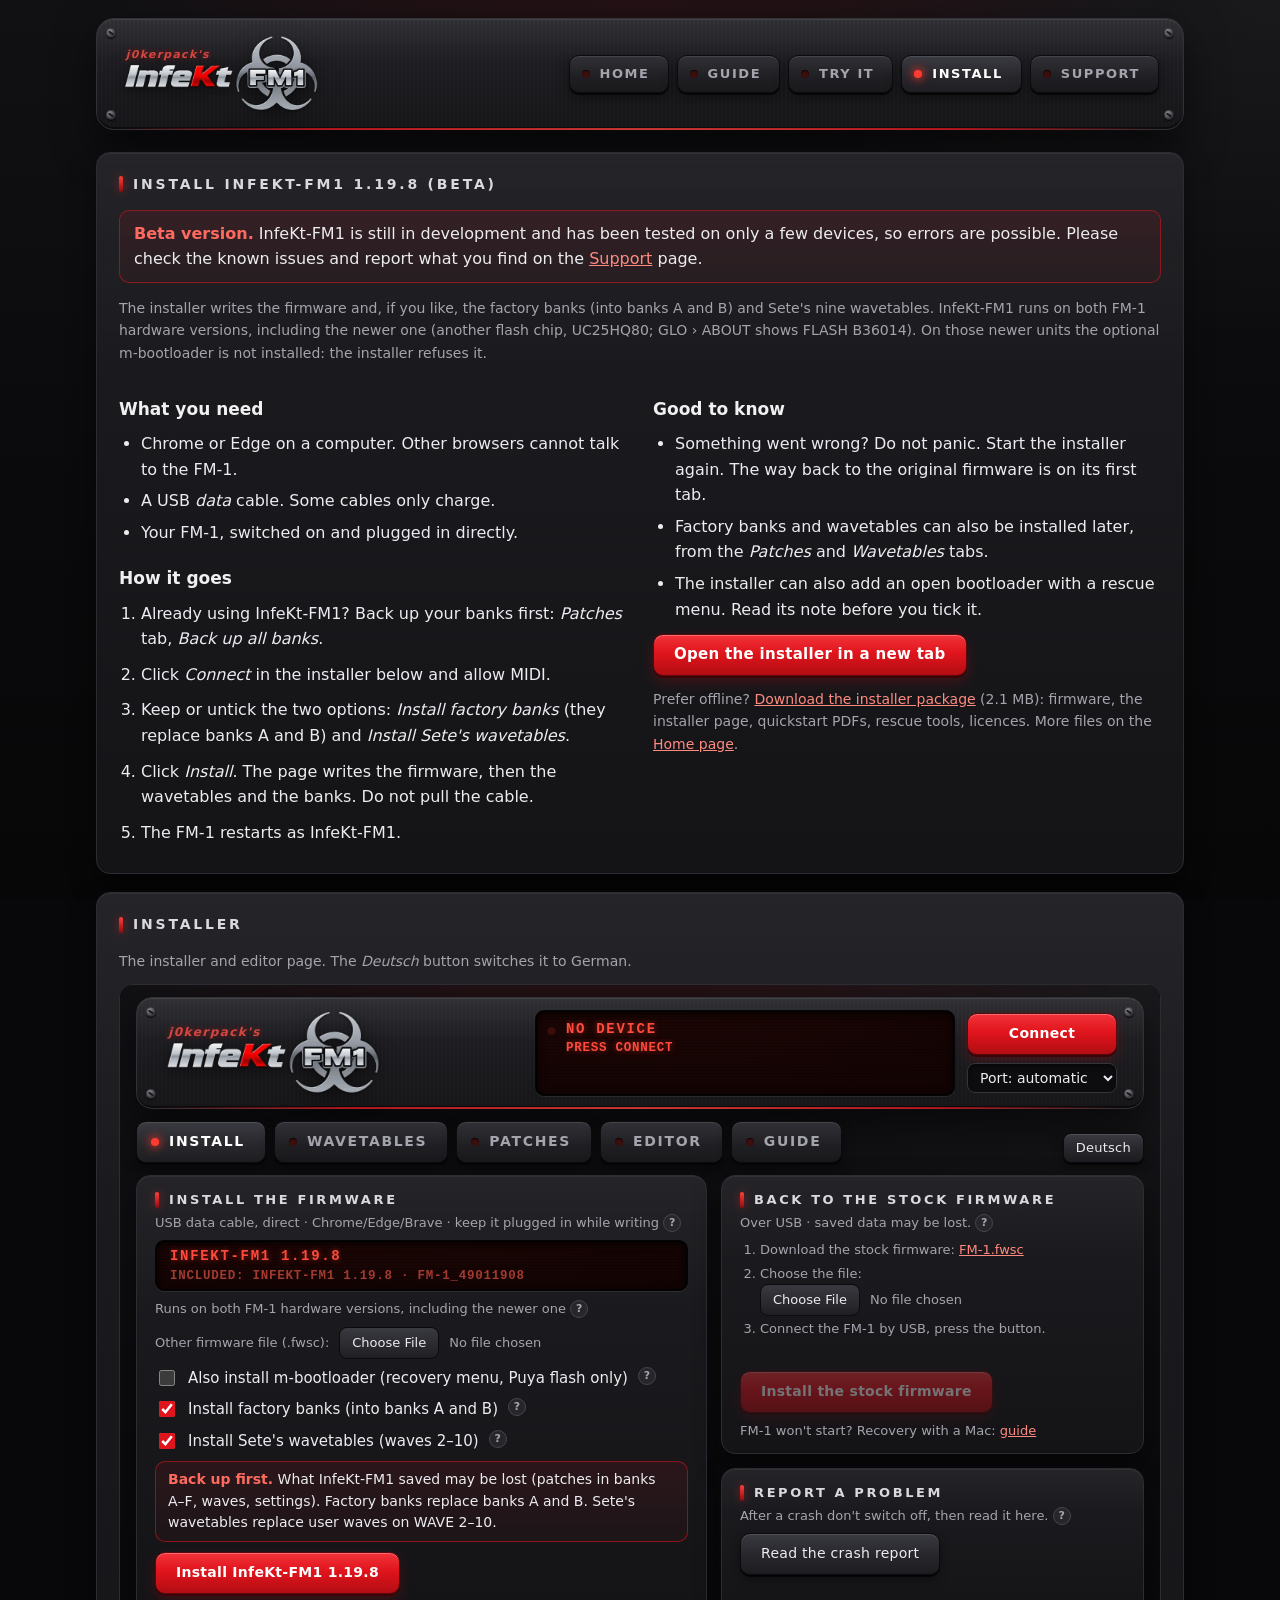
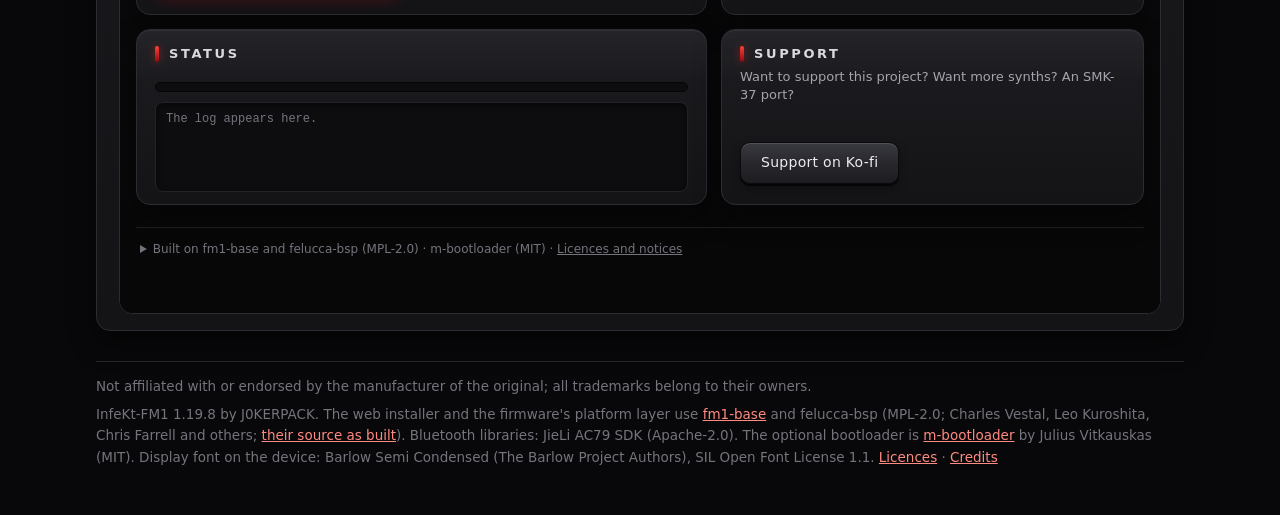
<file: install.html>
<!doctype html>
<html lang="en">
<head>
<meta charset="utf-8">
<meta name="viewport" content="width=device-width, initial-scale=1">
<title>Install InfeKt-FM1</title>
<meta name="description" content="Install InfeKt-FM1 on the M-VAVE FM-1 from the browser.">
<meta name="theme-color" content="#111114">
<link rel="icon" href="img/icon.svg" type="image/svg+xml">
<link rel="stylesheet" href="assets/site.css">
</head>
<body>
<svg width="0" height="0" style="position:absolute" aria-hidden="true" focusable="false"><defs>
<linearGradient id="bh-g" x1="0" y1="0" x2="0" y2="1"><stop offset="0" stop-color="#f6f6f9"/><stop offset=".45" stop-color="#b0b0b9"/><stop offset=".56" stop-color="#85858f"/><stop offset="1" stop-color="#dcdce3"/></linearGradient>
<clipPath id="bh-c"><circle cx="0" cy="-15" r="9.5"/><circle cx="12.99" cy="7.5" r="9.5"/><circle cx="-12.99" cy="7.5" r="9.5"/></clipPath>
<mask id="bh-m" maskUnits="userSpaceOnUse" x="-32" y="-32" width="64" height="64">
<g fill="#fff"><circle cx="0" cy="-11" r="15"/><circle cx="9.526" cy="5.5" r="15"/><circle cx="-9.526" cy="5.5" r="15"/></g>
<g fill="#000"><circle cx="0" cy="-15" r="10.5"/><circle cx="12.99" cy="7.5" r="10.5"/><circle cx="-12.99" cy="7.5" r="10.5"/><circle r="3"/>
<rect x="-.5" y="-6" width="1" height="6"/><rect x="-.5" y="-6" width="1" height="6" transform="rotate(120)"/><rect x="-.5" y="-6" width="1" height="6" transform="rotate(240)"/></g></mask>
<mask id="bh-r" maskUnits="userSpaceOnUse" x="-32" y="-32" width="64" height="64">
<circle r="12.5" fill="none" stroke="#fff" stroke-width="3"/>
<g fill="#000"><circle cx="0" cy="-11" r="16"/><circle cx="9.526" cy="5.5" r="16"/><circle cx="-9.526" cy="5.5" r="16"/></g>
<circle r="12.5" fill="none" stroke="#fff" stroke-width="3" clip-path="url(#bh-c)"/></mask>
<symbol id="bio" viewBox="-30 -30 60 60"><rect x="-32" y="-32" width="64" height="64" fill="url(#bh-g)" mask="url(#bh-m)"/>
<rect x="-32" y="-32" width="64" height="64" fill="url(#bh-g)" mask="url(#bh-r)"/></symbol>
</defs></svg>
<div class="wrap">
<header class="rack">
<span class="screw tl" aria-hidden="true"></span><span class="screw tr" aria-hidden="true"></span>
<span class="screw bl" aria-hidden="true"></span><span class="screw br" aria-hidden="true"></span>
<a class="logo" href="index.html" aria-label="j0kerpack's InfeKt-FM1, home"><img src="img/logo.webp" width="560" height="230" alt=""><span class="by" aria-hidden="true">j0kerpack's</span></a>
<nav class="topnav" aria-label="Site"><a class="tab" href="index.html">Home</a><a class="tab" href="guide.html">Guide</a><a class="tab" href="try.html">Try it</a><a class="tab" href="install.html" aria-current="page">Install</a><a class="tab" href="support.html">Support</a></nav>
</header>
<main>

<section class="panel">
<h2>Install InfeKt-FM1 1.19.8 (beta)</h2>
<p class="note"><strong>Beta version.</strong> InfeKt-FM1 is still in development and has been tested on only a few devices, so errors are possible. Please check the known issues and report what you find on the <a href="support.html">Support</a> page.</p>
<p class="small">The installer writes the firmware and, if you like, the factory banks (into banks A and B) and Sete's nine wavetables. InfeKt-FM1 runs on both FM-1 hardware versions, including the newer one (another flash chip, UC25HQ80; GLO › ABOUT shows FLASH B36014). On those newer units the optional m-bootloader is not installed: the installer refuses it.</p>
<div class="cols2">
<div>
<h3>What you need</h3>
<ul>
<li>Chrome or Edge on a computer. Other browsers cannot talk to the FM-1.</li>
<li>A USB <em>data</em> cable. Some cables only charge.</li>
<li>Your FM-1, switched on and plugged in directly.</li>
</ul>
<h3>How it goes</h3>
<ol class="steps">
<li>Already using InfeKt-FM1? Back up your banks first: <em>Patches</em> tab, <em>Back up all banks</em>.</li>
<li>Click <em>Connect</em> in the installer below and allow MIDI.</li>
<li>Keep or untick the two options: <em>Install factory banks</em> (they replace banks A and B) and <em>Install Sete's wavetables</em>.</li>
<li>Click <em>Install</em>. The page writes the firmware, then the wavetables and the banks. Do not pull the cable.</li>
<li>The FM-1 restarts as InfeKt-FM1.</li>
</ol>
</div>
<div>
<h3>Good to know</h3>
<ul>
<li>Something went wrong? Do not panic. Start the installer again. The way back to the original firmware is on its first tab.</li>
<li>Factory banks and wavetables can also be installed later, from the <em>Patches</em> and <em>Wavetables</em> tabs.</li>
<li>The installer can also add an open bootloader with a rescue menu. Read its note before you tick it.</li>
</ul>
<p><a class="btn" href="app.html" target="_blank" rel="noopener">Open the installer in a new tab</a></p>
<p class="small">Prefer offline? <a href="downloads/infekt-fm1_installer_1.19.8.zip">Download the installer package</a> (2.1 MB): firmware, the installer page, quickstart PDFs, rescue tools, licences. More files on the <a href="index.html#download">Home page</a>.</p>
</div>
</div>
</section>
<section class="panel">
<h2>Installer</h2>
<p class="small">The installer and editor page. The <em>Deutsch</em> button switches it to German.</p>
<iframe class="frame" src="app.html" title="InfeKt-FM1 installer and editor" allow="midi"></iframe>
</section>

</main>
<footer class="site">
<p>Not affiliated with or endorsed by the manufacturer of the original; all trademarks belong to their owners.</p>
<p>InfeKt-FM1 1.19.8 by J0KERPACK. The web installer and the firmware's platform layer use
<a href="https://github.com/charlesvestal/fm1-base">fm1-base</a> and felucca-bsp (MPL-2.0; Charles Vestal, Leo Kuroshita, Chris Farrell and others;
<a href="downloads/infekt-fm1-1.19.8-fm1-base-src.tar.gz">their source as built</a>). Bluetooth libraries: JieLi AC79 SDK (Apache-2.0).
The optional bootloader is <a href="https://github.com/jvitkauskas/m-bootloader">m-bootloader</a> by Julius Vitkauskas (MIT).
Display font on the device: Barlow Semi Condensed (The Barlow Project Authors), SIL Open Font License 1.1.
<a href="downloads/LICENSES/README.txt">Licences</a> · <a href="downloads/CREDITS.txt">Credits</a></p>
</footer>
</div>
</body>
</html>
</file>
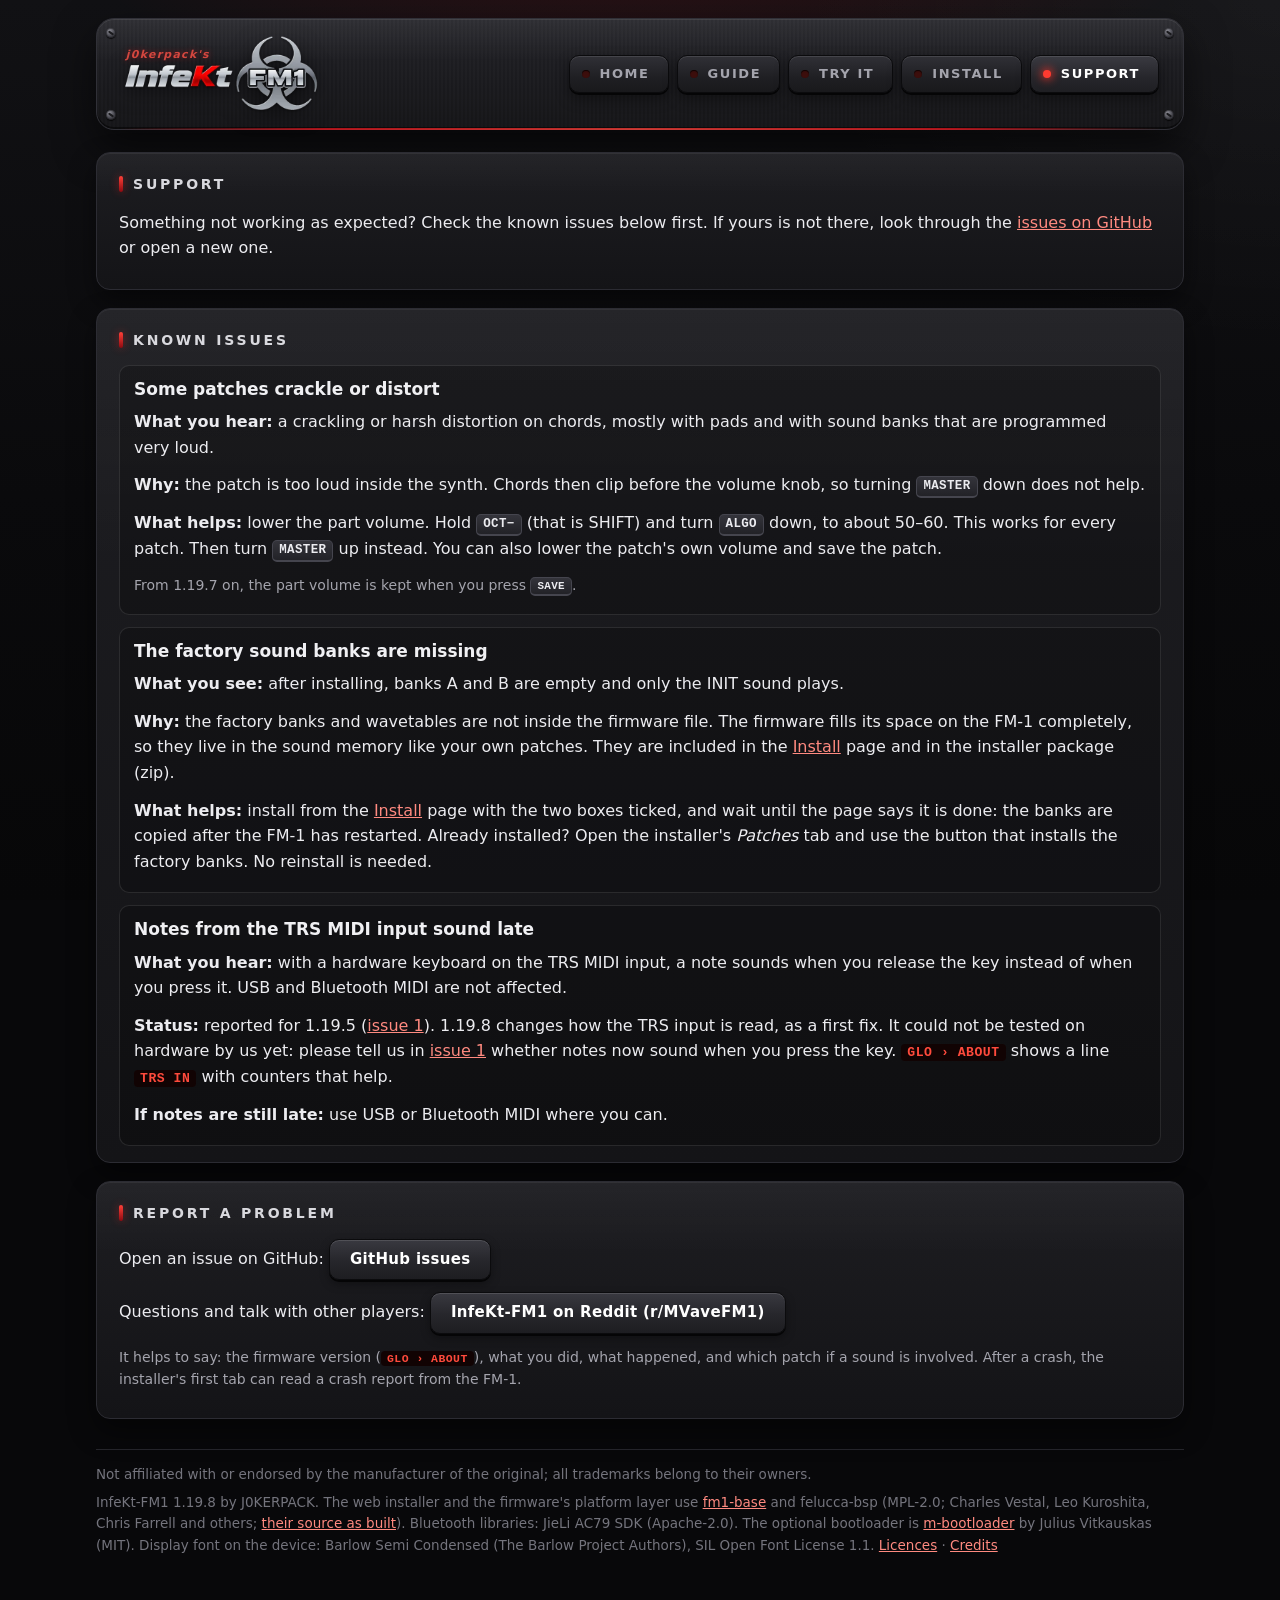
<file: support.html>
<!doctype html>
<html lang="en">
<head>
<meta charset="utf-8">
<meta name="viewport" content="width=device-width, initial-scale=1">
<title>InfeKt-FM1 Support</title>
<meta name="description" content="Known issues of InfeKt-FM1 and where to report a problem.">
<meta name="theme-color" content="#111114">
<link rel="icon" href="img/icon.svg" type="image/svg+xml">
<link rel="stylesheet" href="assets/site.css">
</head>
<body>
<svg width="0" height="0" style="position:absolute" aria-hidden="true" focusable="false"><defs>
<linearGradient id="bh-g" x1="0" y1="0" x2="0" y2="1"><stop offset="0" stop-color="#f6f6f9"/><stop offset=".45" stop-color="#b0b0b9"/><stop offset=".56" stop-color="#85858f"/><stop offset="1" stop-color="#dcdce3"/></linearGradient>
<clipPath id="bh-c"><circle cx="0" cy="-15" r="9.5"/><circle cx="12.99" cy="7.5" r="9.5"/><circle cx="-12.99" cy="7.5" r="9.5"/></clipPath>
<mask id="bh-m" maskUnits="userSpaceOnUse" x="-32" y="-32" width="64" height="64">
<g fill="#fff"><circle cx="0" cy="-11" r="15"/><circle cx="9.526" cy="5.5" r="15"/><circle cx="-9.526" cy="5.5" r="15"/></g>
<g fill="#000"><circle cx="0" cy="-15" r="10.5"/><circle cx="12.99" cy="7.5" r="10.5"/><circle cx="-12.99" cy="7.5" r="10.5"/><circle r="3"/>
<rect x="-.5" y="-6" width="1" height="6"/><rect x="-.5" y="-6" width="1" height="6" transform="rotate(120)"/><rect x="-.5" y="-6" width="1" height="6" transform="rotate(240)"/></g></mask>
<mask id="bh-r" maskUnits="userSpaceOnUse" x="-32" y="-32" width="64" height="64">
<circle r="12.5" fill="none" stroke="#fff" stroke-width="3"/>
<g fill="#000"><circle cx="0" cy="-11" r="16"/><circle cx="9.526" cy="5.5" r="16"/><circle cx="-9.526" cy="5.5" r="16"/></g>
<circle r="12.5" fill="none" stroke="#fff" stroke-width="3" clip-path="url(#bh-c)"/></mask>
<symbol id="bio" viewBox="-30 -30 60 60"><rect x="-32" y="-32" width="64" height="64" fill="url(#bh-g)" mask="url(#bh-m)"/>
<rect x="-32" y="-32" width="64" height="64" fill="url(#bh-g)" mask="url(#bh-r)"/></symbol>
</defs></svg>
<div class="wrap">
<header class="rack">
<span class="screw tl" aria-hidden="true"></span><span class="screw tr" aria-hidden="true"></span>
<span class="screw bl" aria-hidden="true"></span><span class="screw br" aria-hidden="true"></span>
<a class="logo" href="index.html" aria-label="j0kerpack's InfeKt-FM1, home"><img src="img/logo.webp" width="560" height="230" alt=""><span class="by" aria-hidden="true">j0kerpack's</span></a>
<nav class="topnav" aria-label="Site"><a class="tab" href="index.html">Home</a><a class="tab" href="guide.html">Guide</a><a class="tab" href="try.html">Try it</a><a class="tab" href="install.html">Install</a><a class="tab" href="support.html" aria-current="page">Support</a></nav>
</header>
<main>

<section class="panel">
<h2>Support</h2>
<p>Something not working as expected? Check the known issues below first. If yours is not there, look through the <a href="https://github.com/j0kerpack/InfeKt-FM1/issues" rel="noopener">issues on GitHub</a> or open a new one.</p>
</section>
<section class="panel">
<h2>Known issues</h2>
<div class="navbox">
<h3>Some patches crackle or distort</h3>
<p><strong>What you hear:</strong> a crackling or harsh distortion on chords, mostly with pads and with sound banks that are programmed very loud.</p>
<p><strong>Why:</strong> the patch is too loud inside the synth. Chords then clip before the volume knob, so turning <kbd>MASTER</kbd> down does not help.</p>
<p><strong>What helps:</strong> lower the part volume. Hold <kbd>OCT−</kbd> (that is SHIFT) and turn <kbd>ALGO</kbd> down, to about 50–60. This works for every patch. Then turn <kbd>MASTER</kbd> up instead. You can also lower the patch's own volume and save the patch.</p>
<p class="small">From 1.19.7 on, the part volume is kept when you press <kbd>SAVE</kbd>.</p>
</div>
<div class="navbox">
<h3>The factory sound banks are missing</h3>
<p><strong>What you see:</strong> after installing, banks A and B are empty and only the INIT sound plays.</p>
<p><strong>Why:</strong> the factory banks and wavetables are not inside the firmware file. The firmware fills its space on the FM-1 completely, so they live in the sound memory like your own patches. They are included in the <a href="install.html">Install</a> page and in the installer package (zip).</p>
<p><strong>What helps:</strong> install from the <a href="install.html">Install</a> page with the two boxes ticked, and wait until the page says it is done: the banks are copied after the FM-1 has restarted. Already installed? Open the installer's <em>Patches</em> tab and use the button that installs the factory banks. No reinstall is needed.</p>
</div>
<div class="navbox">
<h3>Notes from the TRS MIDI input sound late</h3>
<p><strong>What you hear:</strong> with a hardware keyboard on the TRS MIDI input, a note sounds when you release the key instead of when you press it. USB and Bluetooth MIDI are not affected.</p>
<p><strong>Status:</strong> reported for 1.19.5 (<a href="https://github.com/j0kerpack/InfeKt-FM1/issues/1" rel="noopener">issue 1</a>). 1.19.8 changes how the TRS input is read, as a first fix. It could not be tested on hardware by us yet: please tell us in <a href="https://github.com/j0kerpack/InfeKt-FM1/issues/1" rel="noopener">issue 1</a> whether notes now sound when you press the key. <span class="scr">GLO › ABOUT</span> shows a line <span class="scr">TRS IN</span> with counters that help.</p>
<p><strong>If notes are still late:</strong> use USB or Bluetooth MIDI where you can.</p>
</div>
</section>
<section class="panel">
<h2>Report a problem</h2>
<p>Open an issue on GitHub: <a class="btn plain" href="https://github.com/j0kerpack/InfeKt-FM1/issues" rel="noopener">GitHub issues</a></p>
<p>Questions and talk with other players: <a class="btn plain" href="https://www.reddit.com/r/MVaveFM1/s/i4yKrmqJpF" rel="noopener">InfeKt-FM1 on Reddit (r/MVaveFM1)</a></p>
<p class="small">It helps to say: the firmware version (<span class="scr">GLO › ABOUT</span>), what you did, what happened, and which patch if a sound is involved. After a crash, the installer's first tab can read a crash report from the FM-1.</p>
</section>

</main>
<footer class="site">
<p>Not affiliated with or endorsed by the manufacturer of the original; all trademarks belong to their owners.</p>
<p>InfeKt-FM1 1.19.8 by J0KERPACK. The web installer and the firmware's platform layer use
<a href="https://github.com/charlesvestal/fm1-base">fm1-base</a> and felucca-bsp (MPL-2.0; Charles Vestal, Leo Kuroshita, Chris Farrell and others;
<a href="downloads/infekt-fm1-1.19.8-fm1-base-src.tar.gz">their source as built</a>). Bluetooth libraries: JieLi AC79 SDK (Apache-2.0).
The optional bootloader is <a href="https://github.com/jvitkauskas/m-bootloader">m-bootloader</a> by Julius Vitkauskas (MIT).
Display font on the device: Barlow Semi Condensed (The Barlow Project Authors), SIL Open Font License 1.1.
<a href="downloads/LICENSES/README.txt">Licences</a> · <a href="downloads/CREDITS.txt">Credits</a></p>
</footer>
</div>
</body>
</html>
</file>
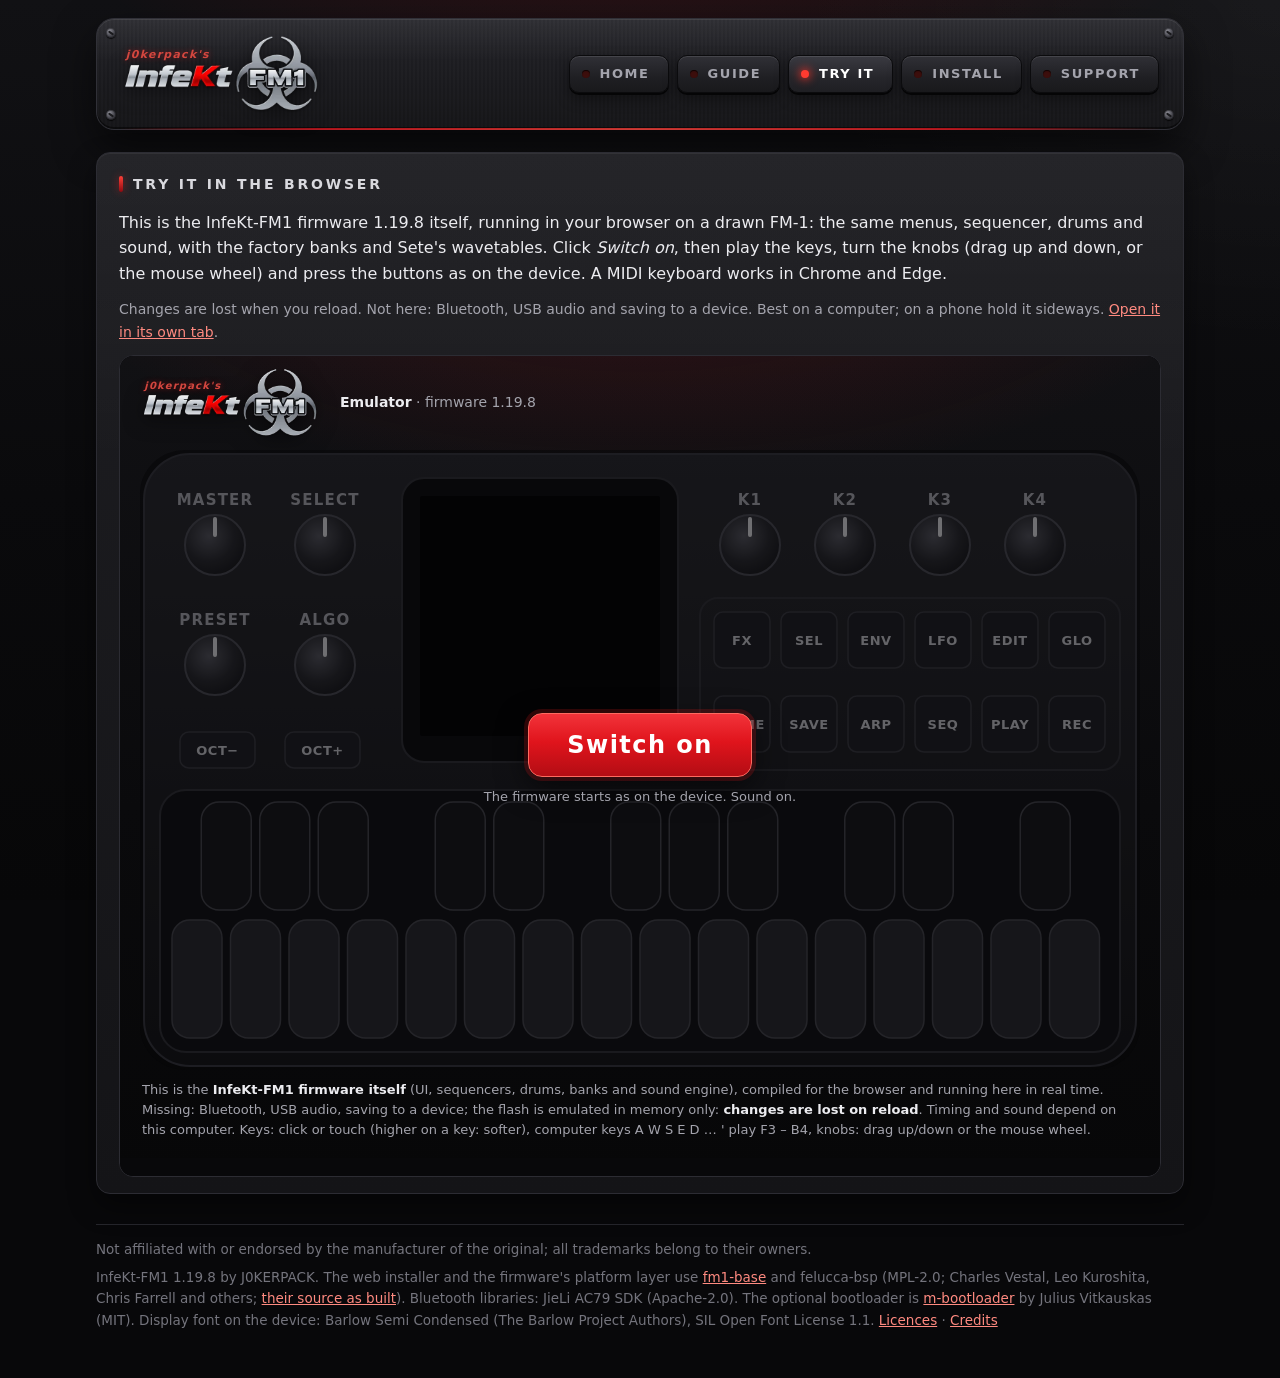
<file: try.html>
<!doctype html>
<html lang="en">
<head>
<meta charset="utf-8">
<meta name="viewport" content="width=device-width, initial-scale=1">
<title>Try InfeKt-FM1</title>
<meta name="description" content="Play InfeKt-FM1 in the browser: the firmware itself, running on a drawn FM-1.">
<meta name="theme-color" content="#111114">
<link rel="icon" href="img/icon.svg" type="image/svg+xml">
<link rel="stylesheet" href="assets/site.css">
</head>
<body>
<svg width="0" height="0" style="position:absolute" aria-hidden="true" focusable="false"><defs>
<linearGradient id="bh-g" x1="0" y1="0" x2="0" y2="1"><stop offset="0" stop-color="#f6f6f9"/><stop offset=".45" stop-color="#b0b0b9"/><stop offset=".56" stop-color="#85858f"/><stop offset="1" stop-color="#dcdce3"/></linearGradient>
<clipPath id="bh-c"><circle cx="0" cy="-15" r="9.5"/><circle cx="12.99" cy="7.5" r="9.5"/><circle cx="-12.99" cy="7.5" r="9.5"/></clipPath>
<mask id="bh-m" maskUnits="userSpaceOnUse" x="-32" y="-32" width="64" height="64">
<g fill="#fff"><circle cx="0" cy="-11" r="15"/><circle cx="9.526" cy="5.5" r="15"/><circle cx="-9.526" cy="5.5" r="15"/></g>
<g fill="#000"><circle cx="0" cy="-15" r="10.5"/><circle cx="12.99" cy="7.5" r="10.5"/><circle cx="-12.99" cy="7.5" r="10.5"/><circle r="3"/>
<rect x="-.5" y="-6" width="1" height="6"/><rect x="-.5" y="-6" width="1" height="6" transform="rotate(120)"/><rect x="-.5" y="-6" width="1" height="6" transform="rotate(240)"/></g></mask>
<mask id="bh-r" maskUnits="userSpaceOnUse" x="-32" y="-32" width="64" height="64">
<circle r="12.5" fill="none" stroke="#fff" stroke-width="3"/>
<g fill="#000"><circle cx="0" cy="-11" r="16"/><circle cx="9.526" cy="5.5" r="16"/><circle cx="-9.526" cy="5.5" r="16"/></g>
<circle r="12.5" fill="none" stroke="#fff" stroke-width="3" clip-path="url(#bh-c)"/></mask>
<symbol id="bio" viewBox="-30 -30 60 60"><rect x="-32" y="-32" width="64" height="64" fill="url(#bh-g)" mask="url(#bh-m)"/>
<rect x="-32" y="-32" width="64" height="64" fill="url(#bh-g)" mask="url(#bh-r)"/></symbol>
</defs></svg>
<div class="wrap">
<header class="rack">
<span class="screw tl" aria-hidden="true"></span><span class="screw tr" aria-hidden="true"></span>
<span class="screw bl" aria-hidden="true"></span><span class="screw br" aria-hidden="true"></span>
<a class="logo" href="index.html" aria-label="j0kerpack's InfeKt-FM1, home"><img src="img/logo.webp" width="560" height="230" alt=""><span class="by" aria-hidden="true">j0kerpack's</span></a>
<nav class="topnav" aria-label="Site"><a class="tab" href="index.html">Home</a><a class="tab" href="guide.html">Guide</a><a class="tab" href="try.html" aria-current="page">Try it</a><a class="tab" href="install.html">Install</a><a class="tab" href="support.html">Support</a></nav>
</header>
<main>

<section class="panel">
<h2>Try it in the browser</h2>
<p>This is the InfeKt-FM1 firmware 1.19.8 itself, running in your browser on a drawn FM-1: the same menus, sequencer, drums and sound, with the factory banks and Sete's wavetables. Click <em>Switch on</em>, then play the keys, turn the knobs (drag up and down, or the mouse wheel) and press the buttons as on the device. A MIDI keyboard works in Chrome and Edge.</p>
<p class="small">Changes are lost when you reload. Not here: Bluetooth, USB audio and saving to a device. Best on a computer; on a phone hold it sideways. <a href="emulator.html" target="_blank" rel="noopener">Open it in its own tab</a>.</p>
<iframe class="frame emu" src="emulator.html" title="InfeKt-FM1 in the browser" allow="midi; autoplay"></iframe>
</section>

</main>
<footer class="site">
<p>Not affiliated with or endorsed by the manufacturer of the original; all trademarks belong to their owners.</p>
<p>InfeKt-FM1 1.19.8 by J0KERPACK. The web installer and the firmware's platform layer use
<a href="https://github.com/charlesvestal/fm1-base">fm1-base</a> and felucca-bsp (MPL-2.0; Charles Vestal, Leo Kuroshita, Chris Farrell and others;
<a href="downloads/infekt-fm1-1.19.8-fm1-base-src.tar.gz">their source as built</a>). Bluetooth libraries: JieLi AC79 SDK (Apache-2.0).
The optional bootloader is <a href="https://github.com/jvitkauskas/m-bootloader">m-bootloader</a> by Julius Vitkauskas (MIT).
Display font on the device: Barlow Semi Condensed (The Barlow Project Authors), SIL Open Font License 1.1.
<a href="downloads/LICENSES/README.txt">Licences</a> · <a href="downloads/CREDITS.txt">Credits</a></p>
</footer>
</div>
</body>
</html>
</file>
<file: assets/site.css>
/* InfeKt-FM1 site: the look of the project's installer page (dark panel, red accent) */
:root {
  --bg: #08080a; --fg: #ececf0; --dim: #a4a4ad; --mute: #74747d;
  --panel-a: #1d1d21; --panel-b: #141417; --edge: #2c2c33; --well: #0d0d10;
  --red: #e0141c; --red-hi: #ff4038; --red-lo: #8e0a10; --acc: #ff6a4d; --link: #ff8a80;
  --lcd-a: #1c0605; --lcd-b: #110303; --lcd-fg: #ff4a3c;
  --radius: 14px;
  color-scheme: dark;
}
* { box-sizing: border-box; }
html { background: var(--bg); }
body { margin: 0; min-height: 100vh; color: var(--fg);
  background: radial-gradient(900px 420px at 50% -160px, rgba(200, 16, 24, .22), transparent 70%),
              radial-gradient(700px 500px at 100% 0, rgba(255, 255, 255, .035), transparent 70%),
              linear-gradient(180deg, #111114 0%, #0a0a0c 55%, #070708 100%) fixed;
  font: 16px/1.6 system-ui, -apple-system, "Segoe UI", Roboto, "Helvetica Neue", Arial, sans-serif; }
a { color: var(--link); }
a:hover { color: #ffb3ab; }
:focus-visible { outline: 2px solid #ff7a70; outline-offset: 2px; }
img { max-width: 100%; height: auto; }
.wrap { max-width: 1120px; margin: 0 auto; padding: 18px 16px 40px; }
p { margin: 0 0 12px; }
.small { font-size: 14px; color: var(--dim); }
kbd, .k { display: inline-block; font: 700 .78em/1.5 ui-monospace, "SFMono-Regular", Menlo, Consolas, monospace;
  letter-spacing: .03em; padding: 0 6px; border-radius: 5px; white-space: nowrap; color: var(--fg);
  background: linear-gradient(#34343b, #222227); border: 1px solid #45454e; border-bottom-width: 2px; vertical-align: 1px; }
.scr { font: 700 .82em ui-monospace, Menlo, Consolas, monospace; color: var(--lcd-fg); letter-spacing: .04em;
  background: var(--lcd-b); padding: 1px 6px; border-radius: 4px; white-space: nowrap; }
.sr { position: absolute; width: 1px; height: 1px; overflow: hidden; clip: rect(0 0 0 0); white-space: nowrap; }

/* ---- the top bar: the front panel ---- */
.rack { position: relative; display: flex; align-items: center; gap: 12px 24px; flex-wrap: wrap;
  padding: 14px 24px; border-radius: 18px; border: 1px solid #303037;
  background: linear-gradient(180deg, rgba(255, 255, 255, .06), rgba(255, 255, 255, 0) 38%),
              repeating-linear-gradient(90deg, rgba(255, 255, 255, .012) 0 2px, rgba(0, 0, 0, .02) 2px 4px),
              linear-gradient(180deg, #232328, #151518);
  box-shadow: inset 0 1px 0 rgba(255, 255, 255, .09), inset 0 -2px 0 rgba(0, 0, 0, .5), 0 18px 40px rgba(0, 0, 0, .55); }
.rack::after { content: ""; position: absolute; left: 22px; right: 22px; bottom: -1px; height: 2px; border-radius: 2px;
  background: linear-gradient(90deg, transparent, var(--red) 20%, var(--red-hi) 50%, var(--red) 80%, transparent); opacity: .75; }
.screw { position: absolute; width: 10px; height: 10px; border-radius: 50%;
  background: radial-gradient(circle at 35% 30%, #8d8d96, #3b3b42 60%, #1d1d21);
  box-shadow: 0 1px 1px rgba(0, 0, 0, .8), inset 0 0 0 1px rgba(0, 0, 0, .35); }
.screw::after { content: ""; position: absolute; left: 2px; right: 2px; top: 4px; height: 2px; background: #1a1a1d;
  transform: rotate(35deg); border-radius: 1px; }
.screw.tl { left: 9px; top: 9px; } .screw.tr { right: 9px; top: 9px; }
.screw.bl { left: 9px; bottom: 9px; } .screw.br { right: 9px; bottom: 9px; }

/* the logotype: the same picture and byline as the installer page's header (the byline sits in the picture's empty
   space over the letters; its size follows the logo's width: 12px at 220px) */
.logo { display: inline-block; position: relative; width: 200px; max-width: 100%; font-size: 10.9px; line-height: 1;
  text-decoration: none; color: inherit; }
.logo:hover { color: inherit; }
.logo img { display: block; width: 100%; height: auto; filter: drop-shadow(0 4px 10px rgba(0, 0, 0, .55)); }
.logo .by { position: absolute; left: 2.4%; bottom: 66.5%; width: max-content; font: italic 600 1em/1 system-ui, sans-serif;
  letter-spacing: .12em; white-space: nowrap; color: #d4473f; text-shadow: 0 0 6px rgba(224, 20, 28, .45); }
.hero .logo { width: 380px; font-size: 20.7px; }

.topnav { margin-left: auto; display: flex; gap: 8px; flex-wrap: wrap; }
.tab { position: relative; display: inline-block; padding: 9px 18px 9px 30px; font: 600 13px/1.4 system-ui, sans-serif;
  letter-spacing: .12em; text-transform: uppercase; text-decoration: none; color: var(--dim); border: 1px solid #0b0b0d;
  border-radius: 10px; background: linear-gradient(180deg, #303036, #1f1f23 60%, #19191c);
  box-shadow: inset 0 1px 0 rgba(255, 255, 255, .1), 0 2px 0 #050506, 0 6px 14px rgba(0, 0, 0, .4); }
.tab::before { content: ""; position: absolute; left: 12px; top: 50%; width: 8px; height: 8px; margin-top: -4px;
  border-radius: 50%; background: #3c0e0c; box-shadow: inset 0 1px 1px rgba(0, 0, 0, .8); transition: all .25s; }
.tab:hover { filter: brightness(1.15); color: #fff; }
.tab[aria-current="page"] { color: #fff; background: linear-gradient(180deg, #3a3a41, #26262b 60%, #1f1f23); }
.tab[aria-current="page"]::before { background: #ff3b30; box-shadow: 0 0 9px 2px rgba(255, 50, 40, .7); }

/* ---- panels ---- */
main { margin-top: 22px; }
.panel { position: relative; min-width: 0; padding: 20px 22px 16px; border-radius: var(--radius); border: 1px solid var(--edge);
  background: linear-gradient(180deg, rgba(255, 255, 255, .035), transparent 30%), linear-gradient(180deg, var(--panel-a), var(--panel-b));
  box-shadow: inset 0 1px 0 rgba(255, 255, 255, .06), 0 12px 28px rgba(0, 0, 0, .45); margin: 0 0 18px; }
h2 { display: flex; align-items: center; gap: 10px; margin: 0 0 14px; font-size: 14px; font-weight: 700;
  letter-spacing: .2em; text-transform: uppercase; color: #d9d9de; }
h2::before { content: ""; flex: none; width: 4px; height: 16px; border-radius: 2px; background: linear-gradient(var(--red-hi), var(--red-lo));
  box-shadow: 0 0 8px rgba(255, 40, 40, .45); }
h3 { font-size: 17px; margin: 20px 0 8px; color: #f0f0f3; }
h2 + h3 { margin-top: 4px; }
ul, ol { margin: 0 0 12px; padding-left: 22px; }
li { margin: 0 0 6px; }
.layout { display: grid; gap: 18px; grid-template-columns: minmax(0, 1fr); }
@media (min-width: 960px) { .layout { grid-template-columns: minmax(0, 1fr) 300px; align-items: start; }
  .side { position: sticky; top: 16px; } }

/* the hero */
.hero { text-align: center; padding: 26px 22px 22px; }
.hero .tagline { font-size: 19px; color: #dcdce2; margin: 14px 0 20px; font-style: italic; }
.screens { display: flex; gap: 16px; justify-content: center; flex-wrap: wrap; margin: 0 0 6px; }
.screens figure { margin: 0; flex: 0 1 240px; }
.screens img, .shot { display: block; width: 100%; max-width: 240px; image-rendering: pixelated; border-radius: 10px;
  border: 6px solid #050506; box-shadow: 0 0 0 1px #34343c, 0 10px 24px rgba(0, 0, 0, .6); background: #000; margin: 0 auto; }
.screens figcaption { font-size: 13px; color: var(--dim); margin-top: 8px; }
.lead { font-size: 17.5px; }
.lead strong { color: #fff; }
.note { border: 1px solid rgba(224, 20, 28, .55); border-radius: 10px; padding: 10px 14px; margin: 0 0 14px;
  background: linear-gradient(180deg, rgba(224, 20, 28, .1), rgba(224, 20, 28, .04)); }
.note strong { color: #ff6a60; }
.soon { display: inline-block; font-size: 14px; color: var(--dim); border: 1px dashed #4a4a52; border-radius: 8px; padding: 4px 10px; }
.feat h3 { color: var(--acc); font-size: 13px; letter-spacing: .16em; text-transform: uppercase; margin: 18px 0 8px; }
.feat li::marker { color: var(--red-hi); }
.cols2 { display: grid; gap: 0 26px; grid-template-columns: minmax(0, 1fr); }
@media (min-width: 720px) { .cols2 { grid-template-columns: minmax(0, 1fr) minmax(0, 1fr); } }

figure.fig { margin: 18px 0 8px; }
figure.fig figcaption { font-size: 14px; color: var(--dim); margin-top: 8px; }
.loop { display: block; width: 100%; height: auto; max-width: 760px; margin: 0 auto; }
.plot { display: block; width: 100%; border-radius: 10px; border: 1px solid var(--edge); }

/* buttons */
.btn { display: inline-block; font: 600 15px/1.3 system-ui, sans-serif; letter-spacing: .02em; text-decoration: none; cursor: pointer;
  color: #fff; border: 1px solid #5a080c; border-radius: 10px; padding: 10px 20px;
  background: linear-gradient(180deg, #f2333a 0%, var(--red) 45%, #b30d14 100%);
  box-shadow: inset 0 1px 0 rgba(255, 255, 255, .28), 0 2px 0 #3c0407, 0 6px 14px rgba(200, 10, 20, .25); }
.btn:hover { color: #fff; filter: brightness(1.08); }
.btn.plain { border-color: #0b0b0d; background: linear-gradient(180deg, #393940, #26262b 55%, #1d1d21);
  box-shadow: inset 0 1px 0 rgba(255, 255, 255, .12), 0 2px 0 #050506, 0 4px 10px rgba(0, 0, 0, .35); }
.support p { font-size: 17px; }
.support .btn { width: 100%; text-align: center; margin-top: 4px; }

/* the guide */
.guide h3 { display: flex; align-items: baseline; gap: 10px; }
.guide h3 .n { flex: none; display: inline-block; width: 26px; height: 26px; border: 1.5px solid var(--acc); color: var(--acc);
  border-radius: 50%; text-align: center; font-size: 13px; line-height: 23px; }
.guide .panel ul li { margin-bottom: 8px; }
.toc { display: flex; flex-wrap: wrap; gap: 8px; margin: 0; padding: 0; list-style: none; }
.toc a { display: inline-block; text-decoration: none; padding: 4px 10px; border-radius: 8px; border: 1px solid #34343c;
  background: var(--well); color: var(--fg); font-size: 14px; }
.toc a:hover { border-color: var(--red-hi); }
.tip { border-left: 3px solid var(--acc); padding: 6px 12px; background: rgba(255, 106, 77, .06); border-radius: 0 8px 8px 0; margin: 10px 0 14px; }
.with-shot { display: grid; gap: 16px 22px; grid-template-columns: minmax(0, 1fr); align-items: start; }
@media (min-width: 720px) { .with-shot { grid-template-columns: minmax(0, 1fr) 200px; } }
.with-shot figure { margin: 0; text-align: center; font-size: 13px; color: var(--dim); }
.with-shot .shot { max-width: 200px; }
table.keys { border-collapse: collapse; width: 100%; font-size: 15px; }
table.keys td { border-bottom: 1px solid #2a2a30; padding: 6px 6px; vertical-align: top; }
table.keys td:first-child { white-space: nowrap; width: 1%; padding-right: 14px; }

/* install */
.frame { display: block; width: 100%; height: 930px; border: 1px solid var(--edge); border-radius: var(--radius); background: #0a0a0c; }
.steps li { margin-bottom: 10px; }

footer.site { margin-top: 30px; padding-top: 14px; border-top: 1px solid #26262c; font-size: 13.5px; color: var(--mute); }
footer.site p { margin: 0 0 6px; }

@media (max-width: 700px) {
  .rack { padding: 14px 16px 16px; justify-content: center; }
  .topnav { margin-left: 0; justify-content: center; width: 100%; }
  .tab { padding: 8px 12px 8px 26px; font-size: 12px; letter-spacing: .08em; }
  .tab::before { left: 10px; }
  .logo { width: 170px; font-size: 9.3px; }
  .hero .logo { width: 270px; font-size: 14.7px; }
  .panel { padding: 16px 16px 12px; }
  .screens figure { flex-basis: 100%; }
  .lead { font-size: 16.5px; }
  .frame { height: 2090px; }   /* (the installer's first tab whole at a phone's width: no second scrollbar; 1.19: measured 2056 px) */
}
h4 { font-size: 15px; margin: 18px 0 6px; color: var(--acc); letter-spacing: .04em; }
.loop.tall { display: none; max-width: 360px; }
@media (max-width: 640px) { .loop.wide { display: none; } .loop.tall { display: block; } }
.guide .panel > h3:first-child { margin-top: 0; }
@media (min-width: 720px) { .with-shot { grid-template-columns: minmax(0, 1fr) 240px; } }
.with-shot .shot { max-width: 240px; }
table.keys { margin: 0 0 14px; }
/* (1.19) the download list on Home */
.dl { list-style: none; padding-left: 0; margin: 0; }
.dl li { margin: 0 0 10px; line-height: 1.45; }
.dl .small { margin-left: 4px; }

/* the guide's first box: finding your way (the panel drawing, the navigation keys highlighted) */
.nav { border-color: rgba(224, 20, 28, .55); }
.navgrid { display: grid; grid-template-columns: minmax(260px, 5fr) 6fr; gap: 20px; align-items: start; }
.navpic .small { margin: 6px 0 0; text-align: center; }
.fmpanel { display: block; width: 100%; height: auto; }
.fmpanel [stroke="#1a1a1a"] { stroke: #8d8d97; }
.fmpanel text { fill: #b9b9c2; font: 600 9px system-ui, sans-serif; }
.fmpanel text.sc, .fmpanel text.kb { fill: #7d7d87; }
.fmpanel .hl { stroke: #ff3b33; stroke-width: 2.2; fill: rgba(224, 20, 28, .28); }
.fmpanel .hl2 { stroke: #ff9a3d; stroke-width: 2.2; fill: rgba(255, 154, 61, .22); }
.key { display: inline-block; padding: 0 7px; border-radius: 5px; font-weight: 600; }
.hlk { border: 1.5px solid #ff3b33; background: rgba(224, 20, 28, .28); }
.hl2k { border: 1.5px solid #ff9a3d; background: rgba(255, 154, 61, .22); }
.navbox { border: 1px solid rgba(255, 255, 255, .1); border-radius: 10px; padding: 10px 14px 6px; background: rgba(0, 0, 0, .22); }
.navbox + .navbox { margin-top: 12px; }
.navbox h3 { margin: 0 0 6px; }
.navbox table.keys td:first-child { white-space: nowrap; }
@media (max-width: 760px) { .navgrid { grid-template-columns: 1fr; } }
.fmpanel [stroke="#c8341c"] { stroke: #8d8d97; }
.fmpanel [fill="#c8341c"] { fill: #8d8d97; }

/* the "Try it" page: the emulator's frame keeps the panel's proportion */
.frame.emu { height: auto; aspect-ratio: 1280 / 1010; }
@media (max-width: 760px) { .frame.emu { height: auto; aspect-ratio: 390 / 640; } }
</file>
